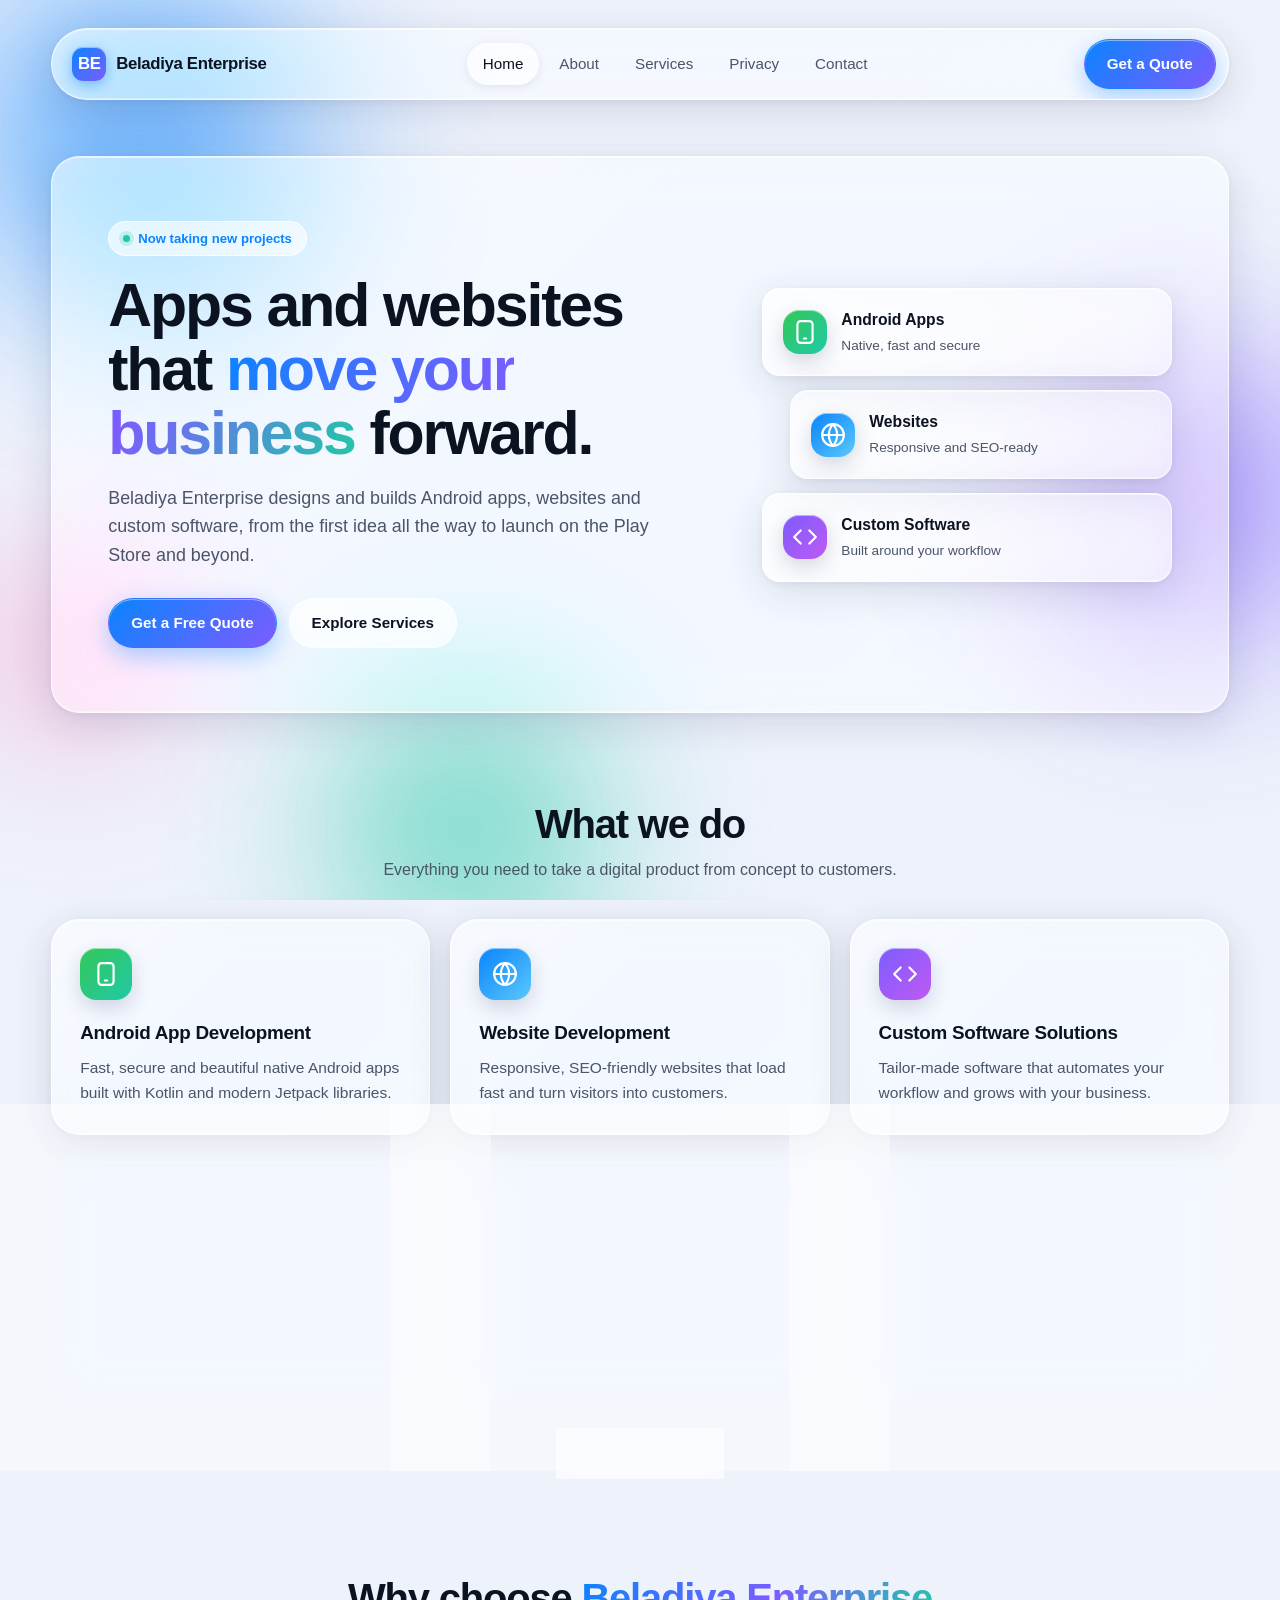
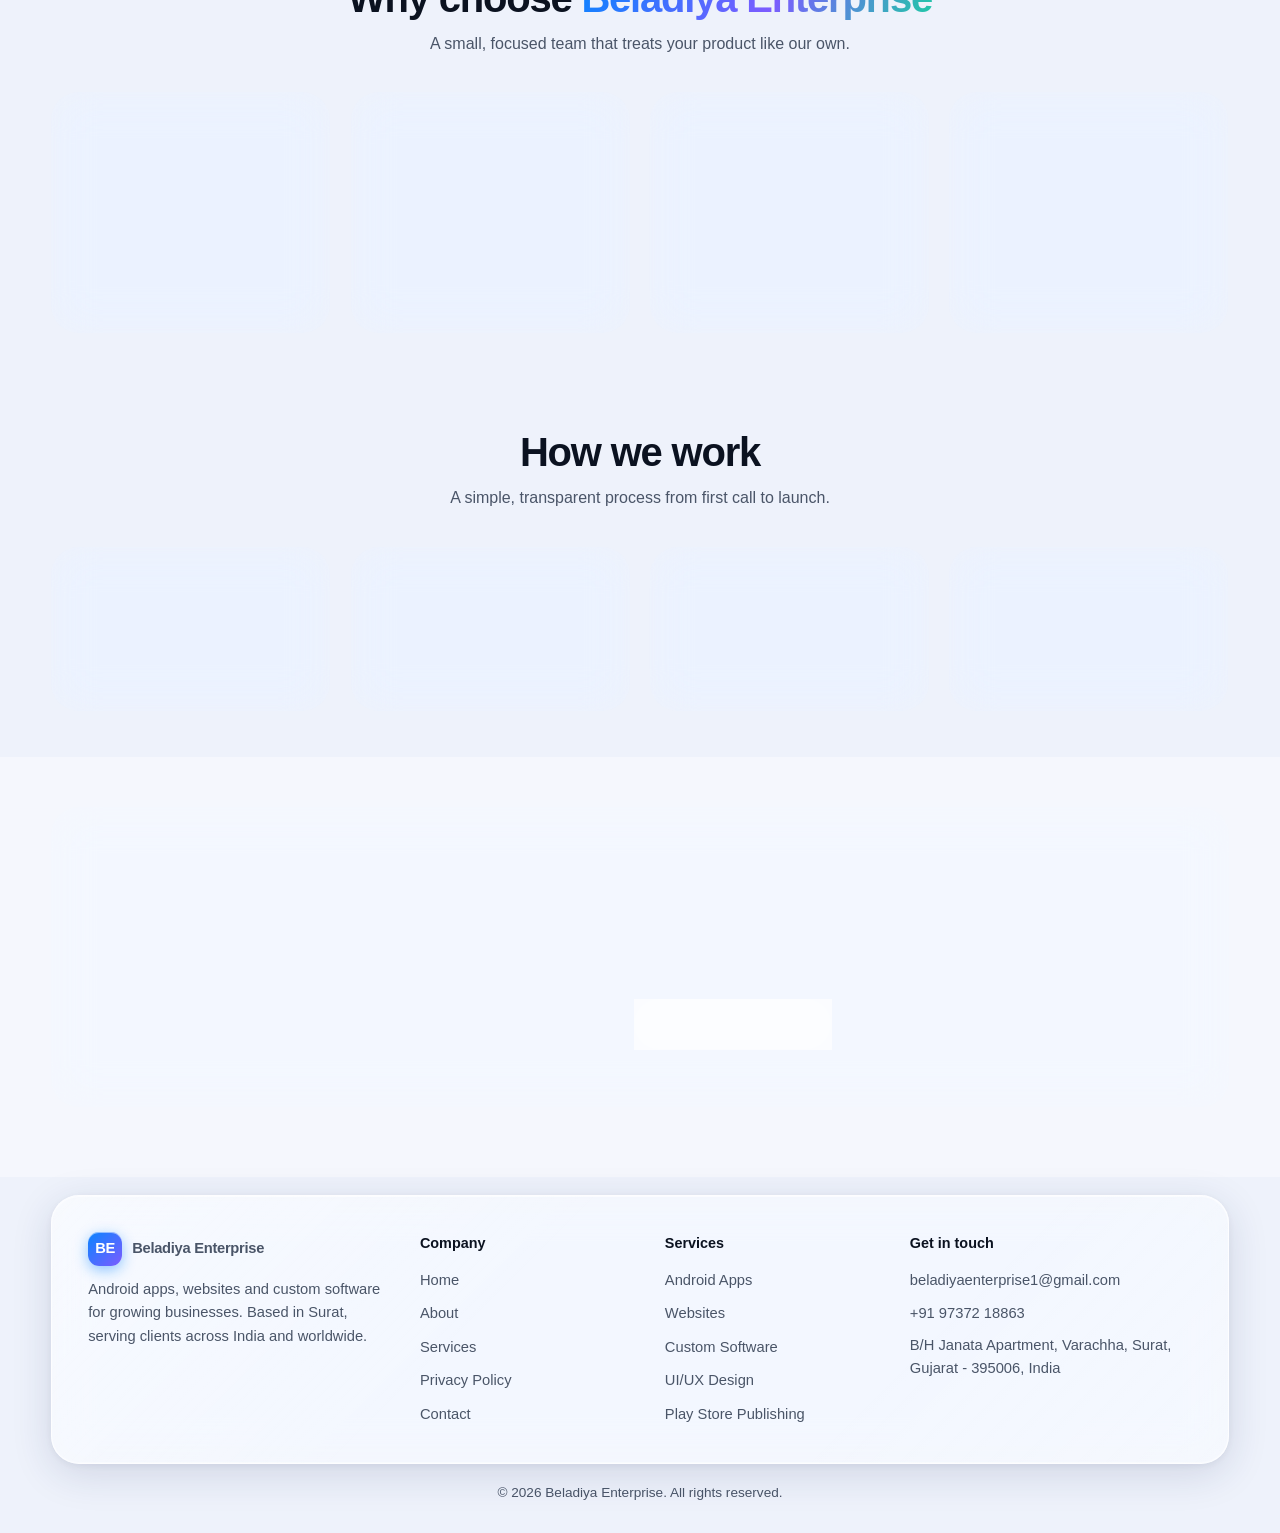
<file: index.html>
<!DOCTYPE html>
<html lang="en">
<head>
<meta charset="UTF-8">
<meta name="viewport" content="width=device-width, initial-scale=1.0">
<title>Beladiya Enterprise | Android App & Website Development in Surat</title>
<meta name="description" content="Beladiya Enterprise builds Android apps, websites, custom software and UI/UX design for businesses. Based in Surat, Gujarat.">
<meta name="theme-color" content="#0a84ff">
<link rel="icon" href="data:image/svg+xml,%3Csvg xmlns='http://www.w3.org/2000/svg' viewBox='0 0 64 64'%3E%3Cdefs%3E%3ClinearGradient id='g' x1='0' y1='0' x2='1' y2='1'%3E%3Cstop offset='0' stop-color='%230a84ff'/%3E%3Cstop offset='1' stop-color='%237c5cff'/%3E%3C/linearGradient%3E%3C/defs%3E%3Crect width='64' height='64' rx='16' fill='url(%23g)'/%3E%3Ctext x='32' y='43' font-family='Arial' font-weight='700' font-size='30' fill='white' text-anchor='middle'%3EBE%3C/text%3E%3C/svg%3E">
<script>document.documentElement.classList.add("js")</script>
<link rel="stylesheet" href="assets/styles.css">
</head>
<body>
<div class="bg-field" aria-hidden="true"><span class="blob b1"></span><span class="blob b2"></span><span class="blob b3"></span><span class="blob b4"></span></div>
<header class="nav-wrap container">
  <nav class="nav glass" aria-label="Main">
    <a class="brand" href="index.html"><span class="brand-mark">BE</span>Beladiya Enterprise</a>
    <ul class="nav-links">
      <li><a href="index.html">Home</a></li>
      <li><a href="about.html">About</a></li>
      <li><a href="services.html">Services</a></li>
      <li><a href="privacy.html">Privacy</a></li>
      <li><a href="contact.html">Contact</a></li>
    </ul>
    <a class="btn btn-primary nav-cta" href="contact.html">Get a Quote</a>
    <button class="menu-btn" aria-label="Open menu" aria-expanded="false"><svg viewBox="0 0 24 24" fill="none" stroke="currentColor" stroke-width="2" stroke-linecap="round"><path d="M4 7h16M4 12h16M4 17h16"/></svg></button>
  </nav>
</header>
<main>

<section class="hero"><div class="container">
  <div class="hero-card glass reveal">
    <div>
      <span class="eyebrow"><span class="dot"></span>Now taking new projects</span>
      <h1>Apps and websites that <span class="grad">move your business</span> forward.</h1>
      <p class="lead">Beladiya Enterprise designs and builds Android apps, websites and custom software, from the first idea all the way to launch on the Play Store and beyond.</p>
      <div class="actions"><a class="btn btn-primary" href="contact.html">Get a Free Quote</a><a class="btn btn-glass" href="services.html">Explore Services</a></div>
    </div>
    <div class="hero-visual">
      <div class="mini glass"><div class="icon i1" style="margin:0;width:44px;height:44px"><svg viewBox="0 0 24 24" fill="none" stroke="currentColor" stroke-width="2" stroke-linecap="round" stroke-linejoin="round"><rect x="5" y="2" width="14" height="20" rx="3"/><path d="M11 18h2"/></svg></div><div><strong>Android Apps</strong><span>Native, fast and secure</span></div></div>
      <div class="mini glass"><div class="icon i2" style="margin:0;width:44px;height:44px"><svg viewBox="0 0 24 24" fill="none" stroke="currentColor" stroke-width="2" stroke-linecap="round" stroke-linejoin="round"><circle cx="12" cy="12" r="10"/><path d="M2 12h20M12 2a15 15 0 0 1 0 20M12 2a15 15 0 0 0 0 20"/></svg></div><div><strong>Websites</strong><span>Responsive and SEO-ready</span></div></div>
      <div class="mini glass"><div class="icon i3" style="margin:0;width:44px;height:44px"><svg viewBox="0 0 24 24" fill="none" stroke="currentColor" stroke-width="2" stroke-linecap="round" stroke-linejoin="round"><path d="M16 18l6-6-6-6M8 6l-6 6 6 6"/></svg></div><div><strong>Custom Software</strong><span>Built around your workflow</span></div></div>
    </div>
  </div>
</div></section>

<section><div class="container">
  <div class="section-head reveal"><h2>What we do</h2><p>Everything you need to take a digital product from concept to customers.</p></div>
  <div class="grid grid-3">
<article class="card glass reveal"><div class="icon i1"><svg viewBox="0 0 24 24" fill="none" stroke="currentColor" stroke-width="2" stroke-linecap="round" stroke-linejoin="round"><rect x="5" y="2" width="14" height="20" rx="3"/><path d="M11 18h2"/></svg></div><h3>Android App Development</h3><p>Fast, secure and beautiful native Android apps built with Kotlin and modern Jetpack libraries.</p></article>
<article class="card glass reveal"><div class="icon i2"><svg viewBox="0 0 24 24" fill="none" stroke="currentColor" stroke-width="2" stroke-linecap="round" stroke-linejoin="round"><circle cx="12" cy="12" r="10"/><path d="M2 12h20M12 2a15 15 0 0 1 0 20M12 2a15 15 0 0 0 0 20"/></svg></div><h3>Website Development</h3><p>Responsive, SEO-friendly websites that load fast and turn visitors into customers.</p></article>
<article class="card glass reveal"><div class="icon i3"><svg viewBox="0 0 24 24" fill="none" stroke="currentColor" stroke-width="2" stroke-linecap="round" stroke-linejoin="round"><path d="M16 18l6-6-6-6M8 6l-6 6 6 6"/></svg></div><h3>Custom Software Solutions</h3><p>Tailor-made software that automates your workflow and grows with your business.</p></article>
<article class="card glass reveal"><div class="icon i4"><svg viewBox="0 0 24 24" fill="none" stroke="currentColor" stroke-width="2" stroke-linecap="round" stroke-linejoin="round"><path d="M12 19l7-7 3 3-7 7-3-3z"/><path d="M18 13l-1.5-7.5L2 2l3.5 14.5L13 18l5-5z"/><circle cx="11" cy="11" r="2"/></svg></div><h3>UI/UX Design</h3><p>Clean, intuitive interfaces designed around your users and your brand.</p></article>
<article class="card glass reveal"><div class="icon i5"><svg viewBox="0 0 24 24" fill="none" stroke="currentColor" stroke-width="2" stroke-linecap="round" stroke-linejoin="round"><path d="M14.7 6.3a4 4 0 0 0-5.4 5.4L3 18l3 3 6.3-6.3a4 4 0 0 0 5.4-5.4l-2.5 2.5-2.4-.6-.6-2.4 2.5-2.5z"/></svg></div><h3>App Maintenance & Support</h3><p>Keep your app healthy, updated and secure long after launch.</p></article>
<article class="card glass reveal"><div class="icon i6"><svg viewBox="0 0 24 24" fill="none" stroke="currentColor" stroke-width="2" stroke-linecap="round" stroke-linejoin="round"><path d="M4.5 16.5c-1.5 1.3-2 5-2 5s3.7-.5 5-2c.7-.8.7-2.1-.1-2.9a2.2 2.2 0 0 0-2.9-.1z"/><path d="M12 15l-3-3a22 22 0 0 1 2-3.9A12.9 12.9 0 0 1 22 2c0 2.7-.8 7.5-6 11a22.4 22.4 0 0 1-4 2z"/><path d="M9 12H4s.6-3 2-4c1.6-1.1 5 0 5 0M12 15v5s3-.6 4-2c1.1-1.6 0-5 0-5"/></svg></div><h3>App Publishing & Play Console Setup</h3><p>End-to-end help getting your app live on the Google Play Store.</p></article>
  </div>
  <div class="actions reveal" style="justify-content:center;margin-top:28px"><a class="btn btn-glass" href="services.html">View all services</a></div>
</div></section>

<section><div class="container">
  <div class="section-head reveal"><h2>Why choose <span class="grad">Beladiya Enterprise</span></h2><p>A small, focused team that treats your product like our own.</p></div>
  <div class="grid grid-4">
    <article class="card glass reveal"><div class="icon i2"><svg viewBox="0 0 24 24" fill="none" stroke="currentColor" stroke-width="2" stroke-linecap="round" stroke-linejoin="round"><path d="M13 2L3 14h9l-1 8 10-12h-9l1-8z"/></svg></div><h3>Fast delivery</h3><p>Clear milestones and regular updates so you always know where your project stands.</p></article>
    <article class="card glass reveal"><div class="icon i3"><svg viewBox="0 0 24 24" fill="none" stroke="currentColor" stroke-width="2" stroke-linecap="round" stroke-linejoin="round"><path d="M12 19l7-7 3 3-7 7-3-3z"/><path d="M18 13l-1.5-7.5L2 2l3.5 14.5L13 18l5-5z"/><circle cx="11" cy="11" r="2"/></svg></div><h3>Modern design</h3><p>Clean, user-friendly interfaces that look great on every screen.</p></article>
    <article class="card glass reveal"><div class="icon i1"><svg viewBox="0 0 24 24" fill="none" stroke="currentColor" stroke-width="2" stroke-linecap="round" stroke-linejoin="round"><path d="M12 22s8-4 8-10V5l-8-3-8 3v7c0 6 8 10 8 10z"/></svg></div><h3>Secure and reliable</h3><p>Best-practice code, secure data handling and thorough testing before launch.</p></article>
    <article class="card glass reveal"><div class="icon i4"><svg viewBox="0 0 24 24" fill="none" stroke="currentColor" stroke-width="2" stroke-linecap="round" stroke-linejoin="round"><path d="M17 21v-2a4 4 0 0 0-4-4H5a4 4 0 0 0-4 4v2"/><circle cx="9" cy="7" r="4"/><path d="M23 21v-2a4 4 0 0 0-3-3.9M16 3.1a4 4 0 0 1 0 7.8"/></svg></div><h3>Ongoing support</h3><p>We stay with you after launch with updates, fixes and new features.</p></article>
  </div>
</div></section>

<section><div class="container">
  <div class="section-head reveal"><h2>How we work</h2><p>A simple, transparent process from first call to launch.</p></div>
  <div class="grid grid-4">
    <div class="step glass reveal"><span class="num">STEP 01</span><h3>Discover</h3><p>We learn about your business, goals and users.</p></div>
    <div class="step glass reveal"><span class="num">STEP 02</span><h3>Design</h3><p>Wireframes and UI designs you can review and approve.</p></div>
    <div class="step glass reveal"><span class="num">STEP 03</span><h3>Develop</h3><p>Clean, tested code with progress updates along the way.</p></div>
    <div class="step glass reveal"><span class="num">STEP 04</span><h3>Launch and support</h3><p>Go live on the web or Play Store, then keep improving.</p></div>
  </div>
</div></section>
<section><div class="container"><div class="cta glass reveal">
  <h2>Have an idea? Let's build it <span class="grad">together</span>.</h2>
  <p>Tell us about your project and we'll get back to you with a free consultation and estimate.</p>
  <div class="actions" style="justify-content:center"><a class="btn btn-primary" href="contact.html">Start Your Project</a><a class="btn btn-glass" href="tel:+919737218863">Call +91 97372 18863</a></div>
</div></div></section>
</main>
<footer>
  <div class="container">
    <div class="footer glass reveal">
      <div>
        <a class="brand" href="index.html"><span class="brand-mark">BE</span>Beladiya Enterprise</a>
        <p style="margin-top:12px">Android apps, websites and custom software for growing businesses. Based in Surat, serving clients across India and worldwide.</p>
      </div>
      <div>
        <h4>Company</h4>
        <ul><li><a href="index.html">Home</a></li><li><a href="about.html">About</a></li><li><a href="services.html">Services</a></li><li><a href="privacy.html">Privacy Policy</a></li><li><a href="contact.html">Contact</a></li></ul>
      </div>
      <div>
        <h4>Services</h4>
        <ul><li><a href="services.html#android">Android Apps</a></li><li><a href="services.html#web">Websites</a></li><li><a href="services.html#software">Custom Software</a></li><li><a href="services.html#design">UI/UX Design</a></li><li><a href="services.html#publishing">Play Store Publishing</a></li></ul>
      </div>
      <div>
        <h4>Get in touch</h4>
        <ul>
          <li><a href="mailto:beladiyaenterprise1@gmail.com">beladiyaenterprise1@gmail.com</a></li>
          <li><a href="tel:+919737218863">+91 97372 18863</a></li>
          <li><p>B/H Janata Apartment, Varachha, Surat, Gujarat - 395006, India</p></li>
        </ul>
      </div>
    </div>
    <p class="copy">&copy; <span data-year>2026</span> Beladiya Enterprise. All rights reserved.</p>
  </div>
</footer>
<script src="assets/script.js"></script>
</body>
</html>
</file>
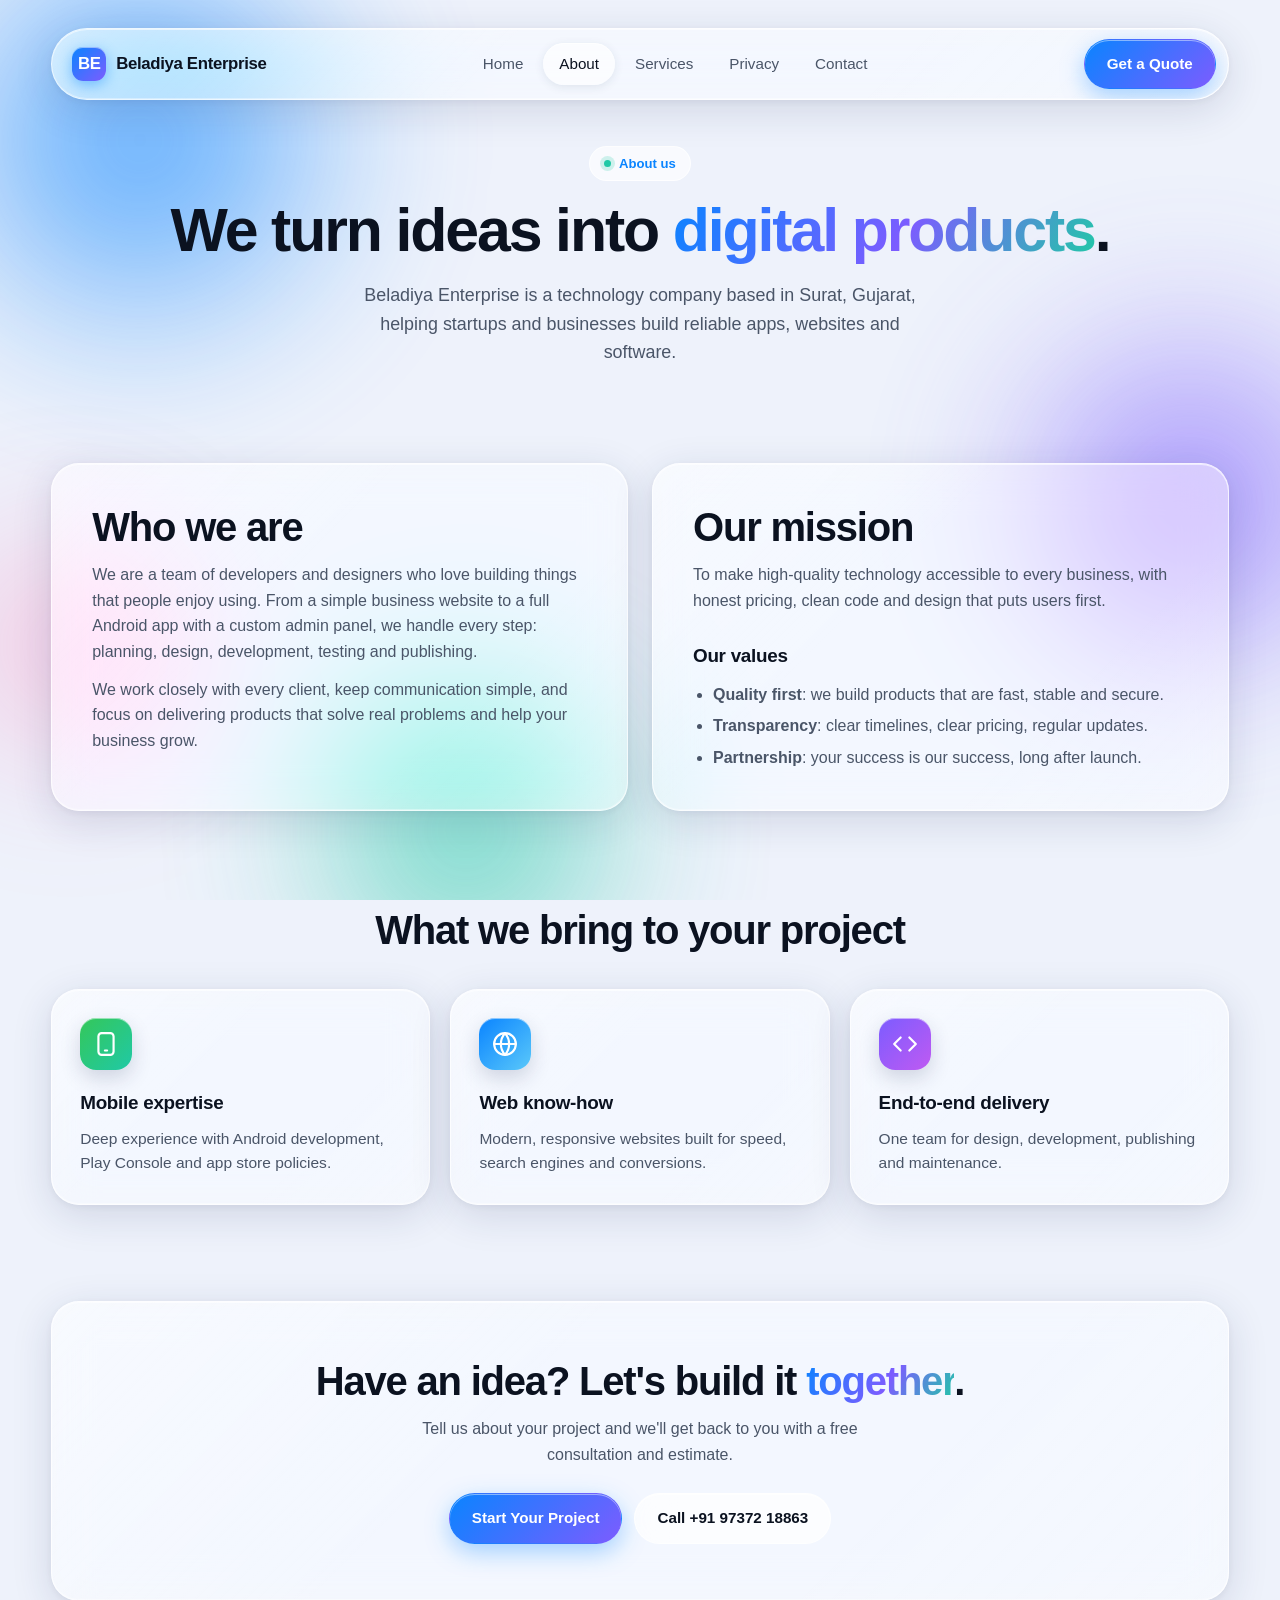
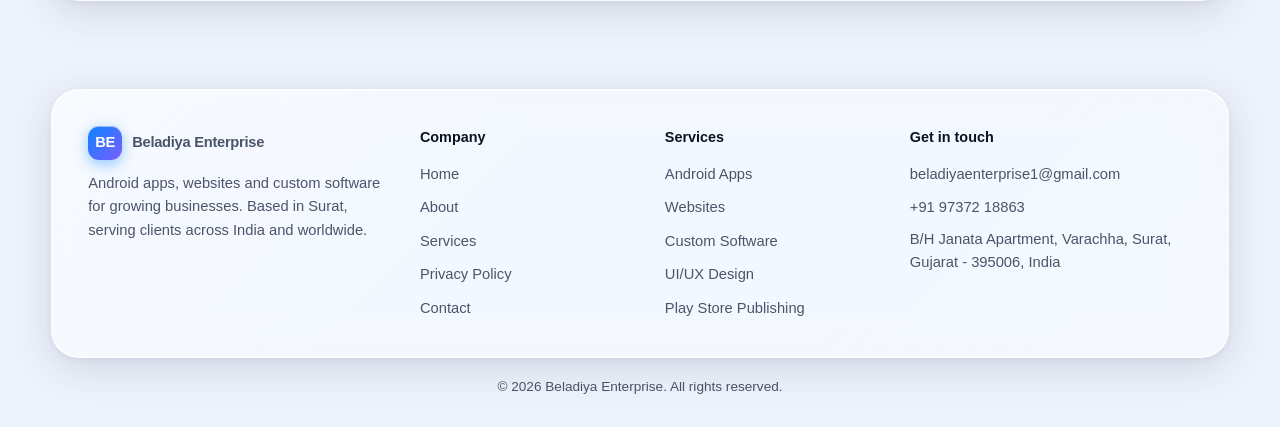
<file: about.html>
<!DOCTYPE html>
<html lang="en">
<head>
<meta charset="UTF-8">
<meta name="viewport" content="width=device-width, initial-scale=1.0">
<title>About Us | Beladiya Enterprise</title>
<meta name="description" content="Learn about Beladiya Enterprise, a Surat-based team building Android apps, websites and custom software.">
<meta name="theme-color" content="#0a84ff">
<link rel="icon" href="data:image/svg+xml,%3Csvg xmlns='http://www.w3.org/2000/svg' viewBox='0 0 64 64'%3E%3Cdefs%3E%3ClinearGradient id='g' x1='0' y1='0' x2='1' y2='1'%3E%3Cstop offset='0' stop-color='%230a84ff'/%3E%3Cstop offset='1' stop-color='%237c5cff'/%3E%3C/linearGradient%3E%3C/defs%3E%3Crect width='64' height='64' rx='16' fill='url(%23g)'/%3E%3Ctext x='32' y='43' font-family='Arial' font-weight='700' font-size='30' fill='white' text-anchor='middle'%3EBE%3C/text%3E%3C/svg%3E">
<script>document.documentElement.classList.add("js")</script>
<link rel="stylesheet" href="assets/styles.css">
</head>
<body>
<div class="bg-field" aria-hidden="true"><span class="blob b1"></span><span class="blob b2"></span><span class="blob b3"></span><span class="blob b4"></span></div>
<header class="nav-wrap container">
  <nav class="nav glass" aria-label="Main">
    <a class="brand" href="index.html"><span class="brand-mark">BE</span>Beladiya Enterprise</a>
    <ul class="nav-links">
      <li><a href="index.html">Home</a></li>
      <li><a href="about.html">About</a></li>
      <li><a href="services.html">Services</a></li>
      <li><a href="privacy.html">Privacy</a></li>
      <li><a href="contact.html">Contact</a></li>
    </ul>
    <a class="btn btn-primary nav-cta" href="contact.html">Get a Quote</a>
    <button class="menu-btn" aria-label="Open menu" aria-expanded="false"><svg viewBox="0 0 24 24" fill="none" stroke="currentColor" stroke-width="2" stroke-linecap="round"><path d="M4 7h16M4 12h16M4 17h16"/></svg></button>
  </nav>
</header>
<main>

<section class="page-hero"><div class="container reveal">
  <span class="eyebrow"><span class="dot"></span>About us</span>
  <h1>We turn ideas into <span class="grad">digital products</span>.</h1>
  <p class="lead">Beladiya Enterprise is a technology company based in Surat, Gujarat, helping startups and businesses build reliable apps, websites and software.</p>
</div></section>

<section><div class="container"><div class="split">
  <div class="prose glass reveal">
    <h2>Who we are</h2>
    <p>We are a team of developers and designers who love building things that people enjoy using. From a simple business website to a full Android app with a custom admin panel, we handle every step: planning, design, development, testing and publishing.</p>
    <p>We work closely with every client, keep communication simple, and focus on delivering products that solve real problems and help your business grow.</p>
  </div>
  <div class="prose glass reveal">
    <h2>Our mission</h2>
    <p>To make high-quality technology accessible to every business, with honest pricing, clean code and design that puts users first.</p>
    <h3>Our values</h3>
    <ul>
      <li><b>Quality first</b>: we build products that are fast, stable and secure.</li>
      <li><b>Transparency</b>: clear timelines, clear pricing, regular updates.</li>
      <li><b>Partnership</b>: your success is our success, long after launch.</li>
    </ul>
  </div>
</div></div></section>

<section><div class="container">
  <div class="section-head reveal"><h2>What we bring to your project</h2></div>
  <div class="grid grid-3">
    <article class="card glass reveal"><div class="icon i1"><svg viewBox="0 0 24 24" fill="none" stroke="currentColor" stroke-width="2" stroke-linecap="round" stroke-linejoin="round"><rect x="5" y="2" width="14" height="20" rx="3"/><path d="M11 18h2"/></svg></div><h3>Mobile expertise</h3><p>Deep experience with Android development, Play Console and app store policies.</p></article>
    <article class="card glass reveal"><div class="icon i2"><svg viewBox="0 0 24 24" fill="none" stroke="currentColor" stroke-width="2" stroke-linecap="round" stroke-linejoin="round"><circle cx="12" cy="12" r="10"/><path d="M2 12h20M12 2a15 15 0 0 1 0 20M12 2a15 15 0 0 0 0 20"/></svg></div><h3>Web know-how</h3><p>Modern, responsive websites built for speed, search engines and conversions.</p></article>
    <article class="card glass reveal"><div class="icon i3"><svg viewBox="0 0 24 24" fill="none" stroke="currentColor" stroke-width="2" stroke-linecap="round" stroke-linejoin="round"><path d="M16 18l6-6-6-6M8 6l-6 6 6 6"/></svg></div><h3>End-to-end delivery</h3><p>One team for design, development, publishing and maintenance.</p></article>
  </div>
</div></section>
<section><div class="container"><div class="cta glass reveal">
  <h2>Have an idea? Let's build it <span class="grad">together</span>.</h2>
  <p>Tell us about your project and we'll get back to you with a free consultation and estimate.</p>
  <div class="actions" style="justify-content:center"><a class="btn btn-primary" href="contact.html">Start Your Project</a><a class="btn btn-glass" href="tel:+919737218863">Call +91 97372 18863</a></div>
</div></div></section>
</main>
<footer>
  <div class="container">
    <div class="footer glass reveal">
      <div>
        <a class="brand" href="index.html"><span class="brand-mark">BE</span>Beladiya Enterprise</a>
        <p style="margin-top:12px">Android apps, websites and custom software for growing businesses. Based in Surat, serving clients across India and worldwide.</p>
      </div>
      <div>
        <h4>Company</h4>
        <ul><li><a href="index.html">Home</a></li><li><a href="about.html">About</a></li><li><a href="services.html">Services</a></li><li><a href="privacy.html">Privacy Policy</a></li><li><a href="contact.html">Contact</a></li></ul>
      </div>
      <div>
        <h4>Services</h4>
        <ul><li><a href="services.html#android">Android Apps</a></li><li><a href="services.html#web">Websites</a></li><li><a href="services.html#software">Custom Software</a></li><li><a href="services.html#design">UI/UX Design</a></li><li><a href="services.html#publishing">Play Store Publishing</a></li></ul>
      </div>
      <div>
        <h4>Get in touch</h4>
        <ul>
          <li><a href="mailto:beladiyaenterprise1@gmail.com">beladiyaenterprise1@gmail.com</a></li>
          <li><a href="tel:+919737218863">+91 97372 18863</a></li>
          <li><p>B/H Janata Apartment, Varachha, Surat, Gujarat - 395006, India</p></li>
        </ul>
      </div>
    </div>
    <p class="copy">&copy; <span data-year>2026</span> Beladiya Enterprise. All rights reserved.</p>
  </div>
</footer>
<script src="assets/script.js"></script>
</body>
</html>
</file>
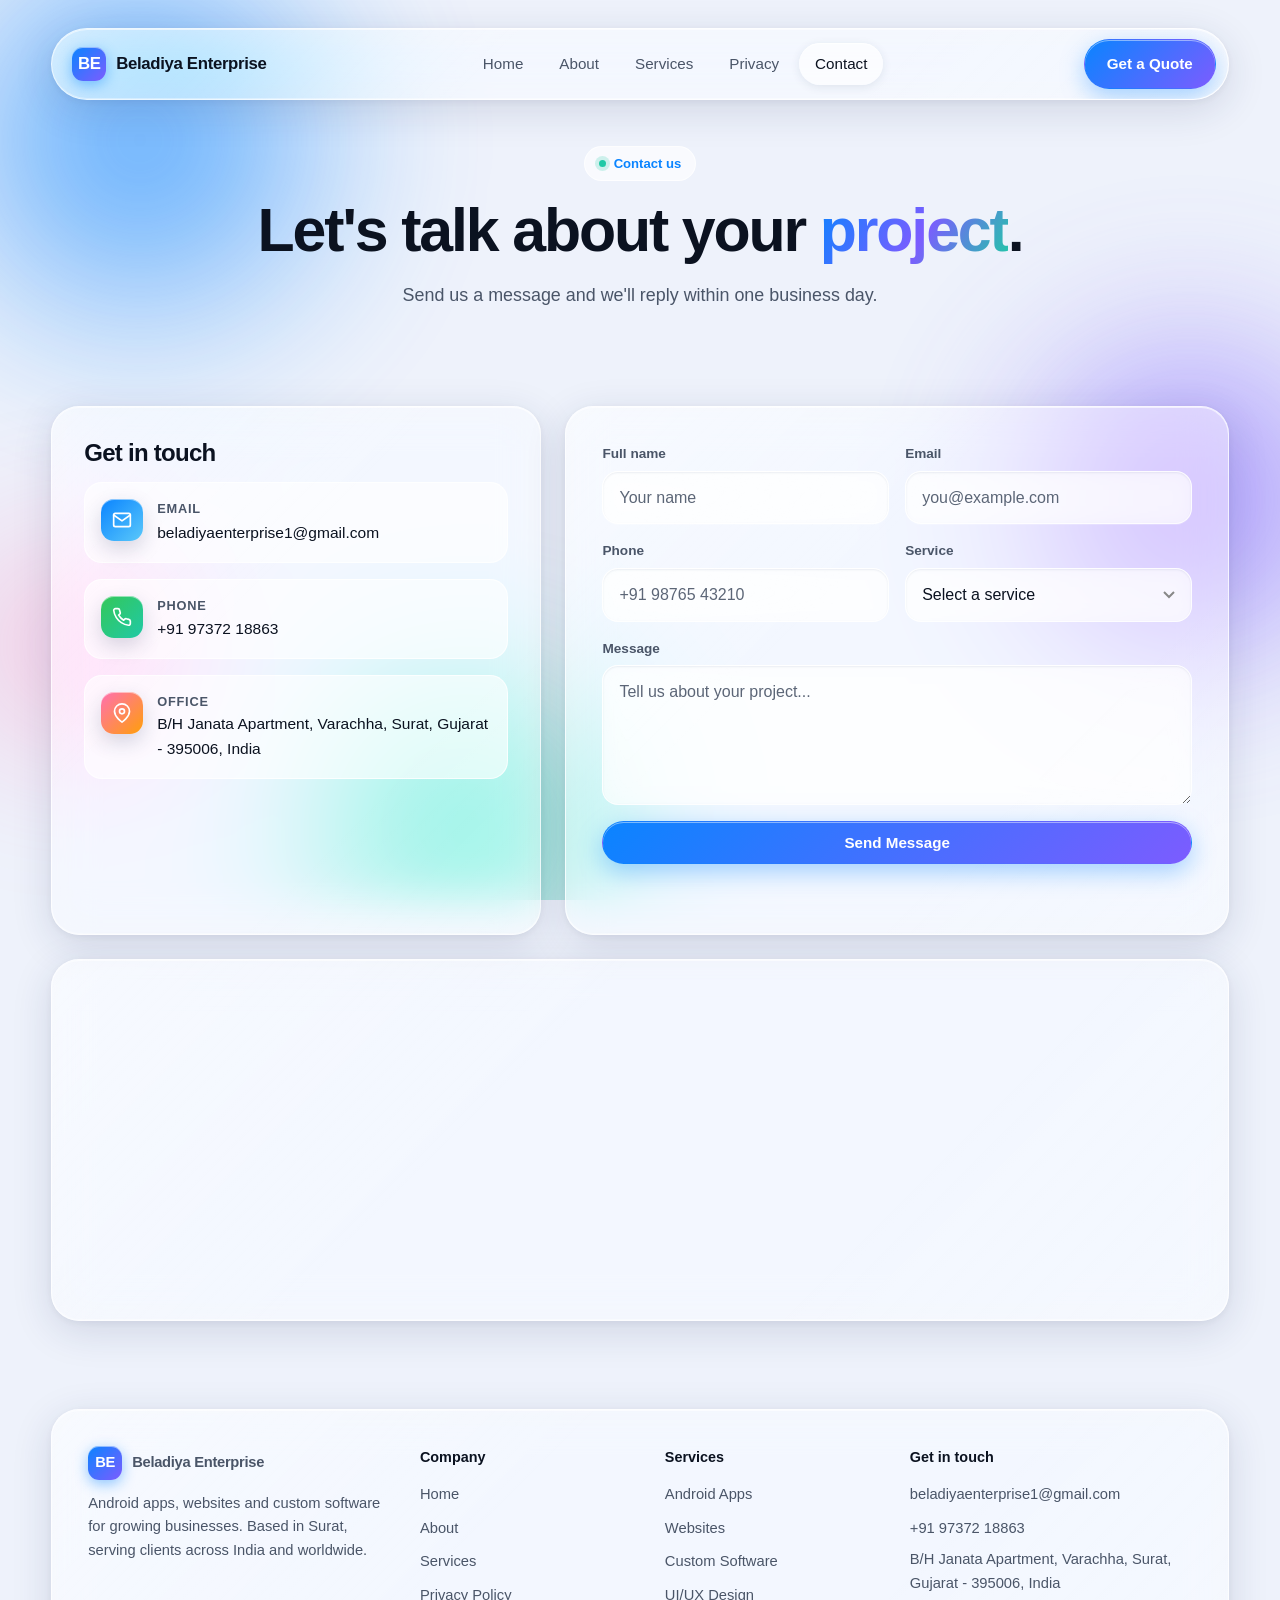
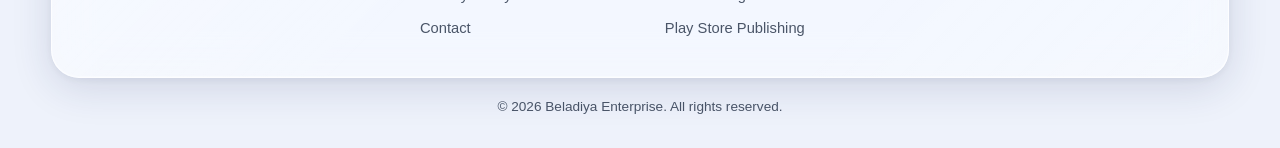
<file: contact.html>
<!DOCTYPE html>
<html lang="en">
<head>
<meta charset="UTF-8">
<meta name="viewport" content="width=device-width, initial-scale=1.0">
<title>Contact Us | Beladiya Enterprise</title>
<meta name="description" content="Contact Beladiya Enterprise in Surat for Android apps, websites and custom software.">
<meta name="theme-color" content="#0a84ff">
<link rel="icon" href="data:image/svg+xml,%3Csvg xmlns='http://www.w3.org/2000/svg' viewBox='0 0 64 64'%3E%3Cdefs%3E%3ClinearGradient id='g' x1='0' y1='0' x2='1' y2='1'%3E%3Cstop offset='0' stop-color='%230a84ff'/%3E%3Cstop offset='1' stop-color='%237c5cff'/%3E%3C/linearGradient%3E%3C/defs%3E%3Crect width='64' height='64' rx='16' fill='url(%23g)'/%3E%3Ctext x='32' y='43' font-family='Arial' font-weight='700' font-size='30' fill='white' text-anchor='middle'%3EBE%3C/text%3E%3C/svg%3E">
<script>document.documentElement.classList.add("js")</script>
<link rel="stylesheet" href="assets/styles.css">
</head>
<body>
<div class="bg-field" aria-hidden="true"><span class="blob b1"></span><span class="blob b2"></span><span class="blob b3"></span><span class="blob b4"></span></div>
<header class="nav-wrap container">
  <nav class="nav glass" aria-label="Main">
    <a class="brand" href="index.html"><span class="brand-mark">BE</span>Beladiya Enterprise</a>
    <ul class="nav-links">
      <li><a href="index.html">Home</a></li>
      <li><a href="about.html">About</a></li>
      <li><a href="services.html">Services</a></li>
      <li><a href="privacy.html">Privacy</a></li>
      <li><a href="contact.html">Contact</a></li>
    </ul>
    <a class="btn btn-primary nav-cta" href="contact.html">Get a Quote</a>
    <button class="menu-btn" aria-label="Open menu" aria-expanded="false"><svg viewBox="0 0 24 24" fill="none" stroke="currentColor" stroke-width="2" stroke-linecap="round"><path d="M4 7h16M4 12h16M4 17h16"/></svg></button>
  </nav>
</header>
<main>

<section class="page-hero"><div class="container reveal">
  <span class="eyebrow"><span class="dot"></span>Contact us</span>
  <h1>Let's talk about your <span class="grad">project</span>.</h1>
  <p class="lead">Send us a message and we'll reply within one business day.</p>
</div></section>

<section><div class="container">
  <div class="contact-grid">
    <aside class="info glass reveal">
      <h2 style="font-size:1.5rem">Get in touch</h2>
      <div class="info-item"><div class="icon i2"><svg viewBox="0 0 24 24" fill="none" stroke="currentColor" stroke-width="2" stroke-linecap="round" stroke-linejoin="round"><rect x="2" y="4" width="20" height="16" rx="2"/><path d="M22 6l-10 7L2 6"/></svg></div><div><small>Email</small><a href="mailto:beladiyaenterprise1@gmail.com">beladiyaenterprise1@gmail.com</a></div></div>
      <div class="info-item"><div class="icon i1"><svg viewBox="0 0 24 24" fill="none" stroke="currentColor" stroke-width="2" stroke-linecap="round" stroke-linejoin="round"><path d="M22 16.9v3a2 2 0 0 1-2.2 2 19.8 19.8 0 0 1-8.6-3.1 19.5 19.5 0 0 1-6-6A19.8 19.8 0 0 1 2.1 4.2 2 2 0 0 1 4.1 2h3a2 2 0 0 1 2 1.7c.1.9.4 1.8.7 2.7a2 2 0 0 1-.5 2.1L8 9.8a16 16 0 0 0 6 6l1.3-1.3a2 2 0 0 1 2.1-.4c.9.3 1.8.6 2.7.7a2 2 0 0 1 1.7 2z"/></svg></div><div><small>Phone</small><a href="tel:+919737218863">+91 97372 18863</a></div></div>
      <div class="info-item"><div class="icon i4"><svg viewBox="0 0 24 24" fill="none" stroke="currentColor" stroke-width="2" stroke-linecap="round" stroke-linejoin="round"><path d="M21 10c0 7-9 13-9 13s-9-6-9-13a9 9 0 0 1 18 0z"/><circle cx="12" cy="10" r="3"/></svg></div><div><small>Office</small><p>B/H Janata Apartment, Varachha, Surat, Gujarat - 395006, India</p></div></div>
    </aside>

    <!-- Contact form is connected to Formspree -->
    <form id="contact-form" class="form glass reveal" action="https://formspree.io/f/mqpargva" method="POST">
      <div class="row">
        <div class="field"><label for="name">Full name</label><input id="name" name="name" type="text" placeholder="Your name" required></div>
        <div class="field"><label for="email">Email</label><input id="email" name="email" type="email" placeholder="you@example.com" required></div>
      </div>
      <div class="row">
        <div class="field"><label for="phone">Phone</label><input id="phone" name="phone" type="tel" placeholder="+91 98765 43210"></div>
        <div class="field"><label for="service">Service</label><select id="service" name="service"><option value="">Select a service</option><option>Android App Development</option><option>Website Development</option><option>Custom Software Solutions</option><option>UI/UX Design</option><option>App Maintenance & Support</option><option>App Publishing & Play Console Setup</option><option>Other</option></select></div>
      </div>
      <div class="field"><label for="message">Message</label><textarea id="message" name="message" placeholder="Tell us about your project..." required></textarea></div>
      <input type="hidden" name="_subject" value="New enquiry from Beladiya Enterprise website">
      <button class="btn btn-primary" type="submit">Send Message</button>
      <p class="form-status" role="status" aria-live="polite"></p>
    </form>
  </div>

  <div class="map glass reveal">
    <iframe title="Beladiya Enterprise location" loading="lazy" referrerpolicy="no-referrer-when-downgrade"
      src="https://www.google.com/maps?q=Surat,+Gujarat,+India&output=embed"></iframe>
  </div>
</div></section>
</main>
<footer>
  <div class="container">
    <div class="footer glass reveal">
      <div>
        <a class="brand" href="index.html"><span class="brand-mark">BE</span>Beladiya Enterprise</a>
        <p style="margin-top:12px">Android apps, websites and custom software for growing businesses. Based in Surat, serving clients across India and worldwide.</p>
      </div>
      <div>
        <h4>Company</h4>
        <ul><li><a href="index.html">Home</a></li><li><a href="about.html">About</a></li><li><a href="services.html">Services</a></li><li><a href="privacy.html">Privacy Policy</a></li><li><a href="contact.html">Contact</a></li></ul>
      </div>
      <div>
        <h4>Services</h4>
        <ul><li><a href="services.html#android">Android Apps</a></li><li><a href="services.html#web">Websites</a></li><li><a href="services.html#software">Custom Software</a></li><li><a href="services.html#design">UI/UX Design</a></li><li><a href="services.html#publishing">Play Store Publishing</a></li></ul>
      </div>
      <div>
        <h4>Get in touch</h4>
        <ul>
          <li><a href="mailto:beladiyaenterprise1@gmail.com">beladiyaenterprise1@gmail.com</a></li>
          <li><a href="tel:+919737218863">+91 97372 18863</a></li>
          <li><p>B/H Janata Apartment, Varachha, Surat, Gujarat - 395006, India</p></li>
        </ul>
      </div>
    </div>
    <p class="copy">&copy; <span data-year>2026</span> Beladiya Enterprise. All rights reserved.</p>
  </div>
</footer>
<script src="assets/script.js"></script>
</body>
</html>
</file>
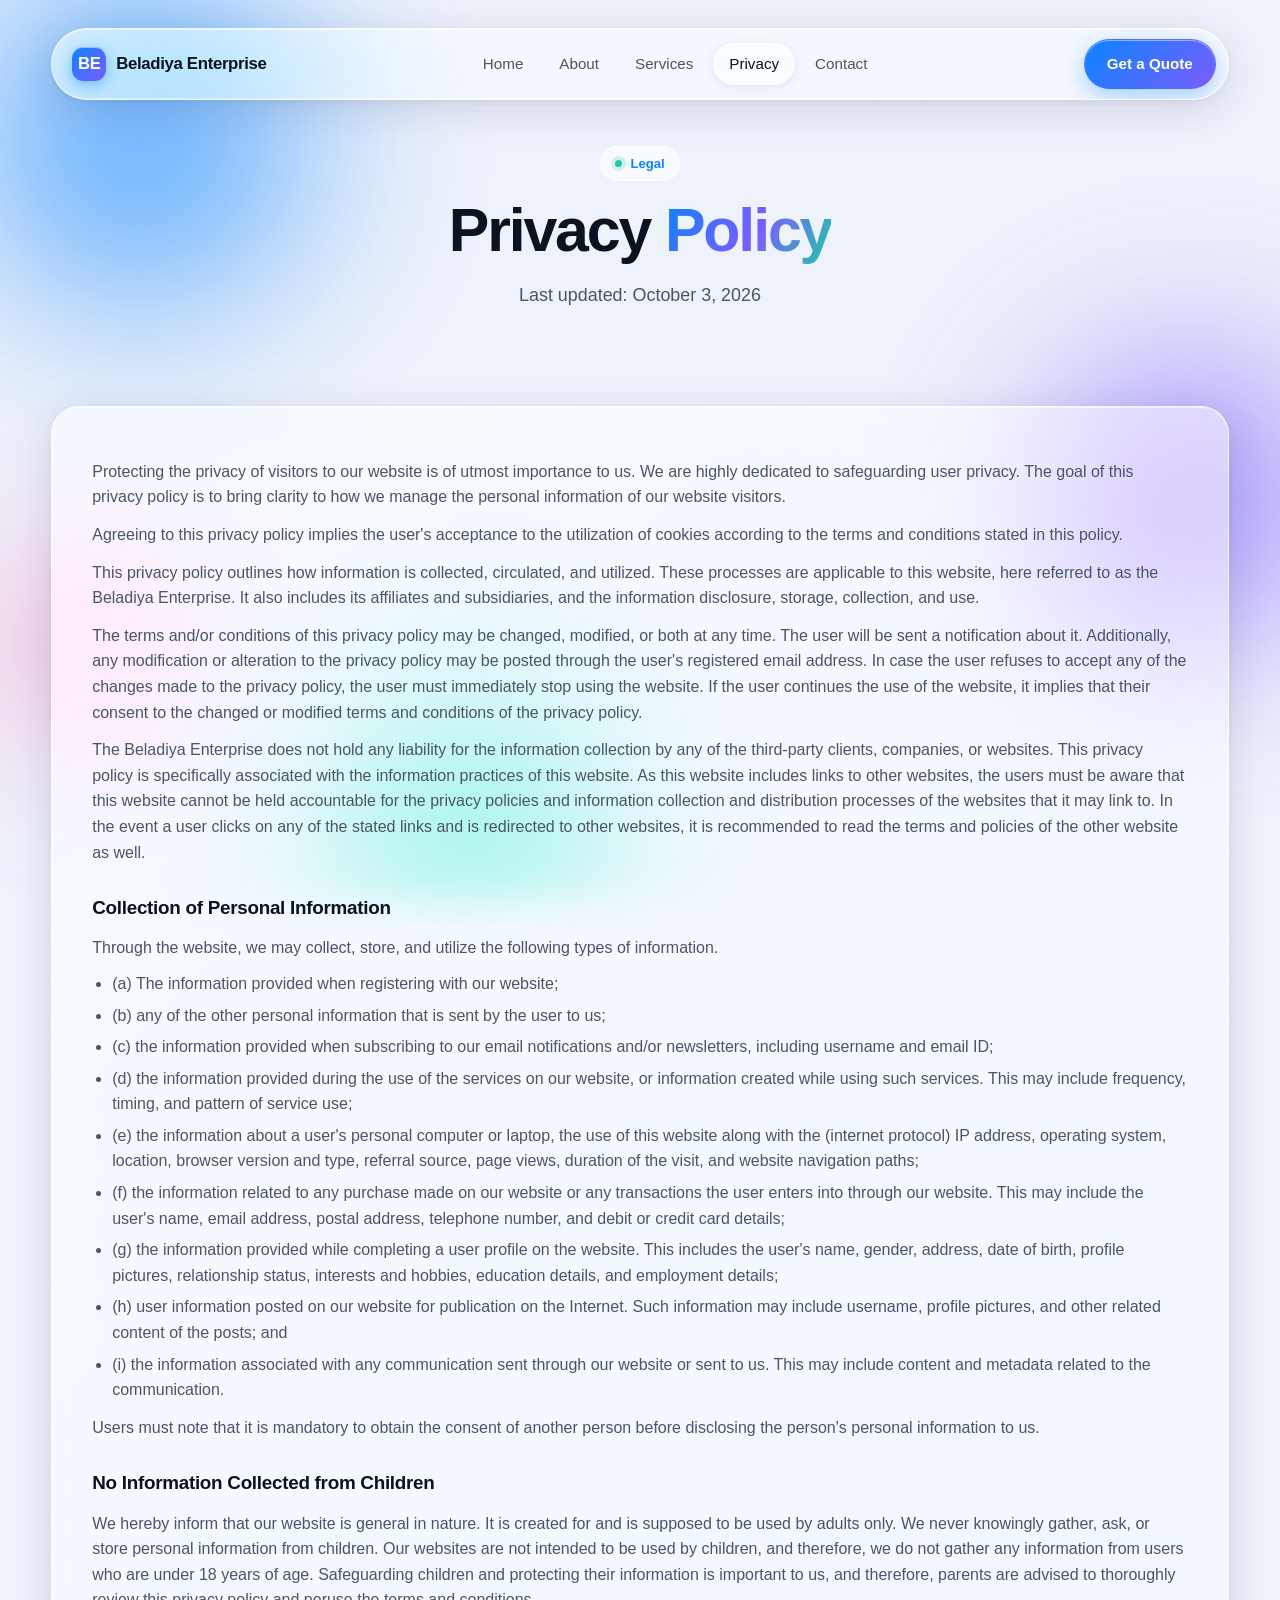
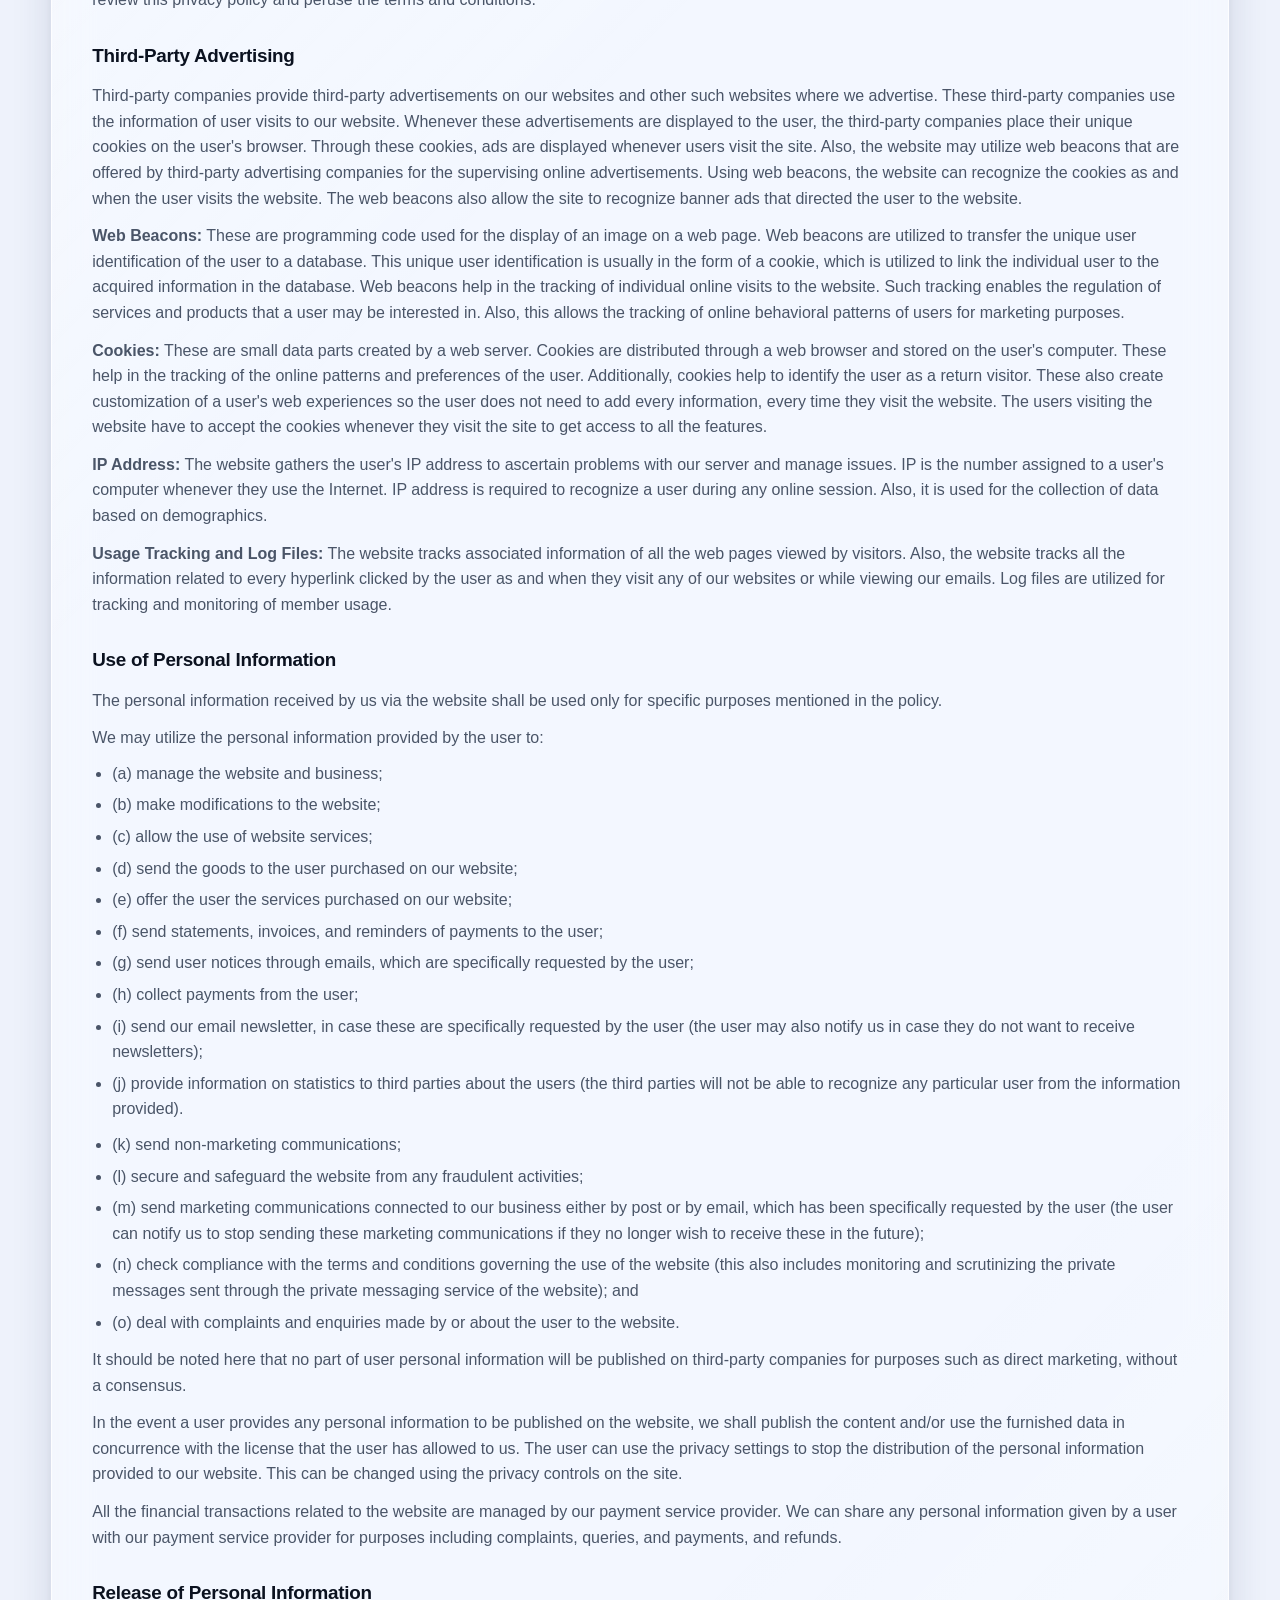
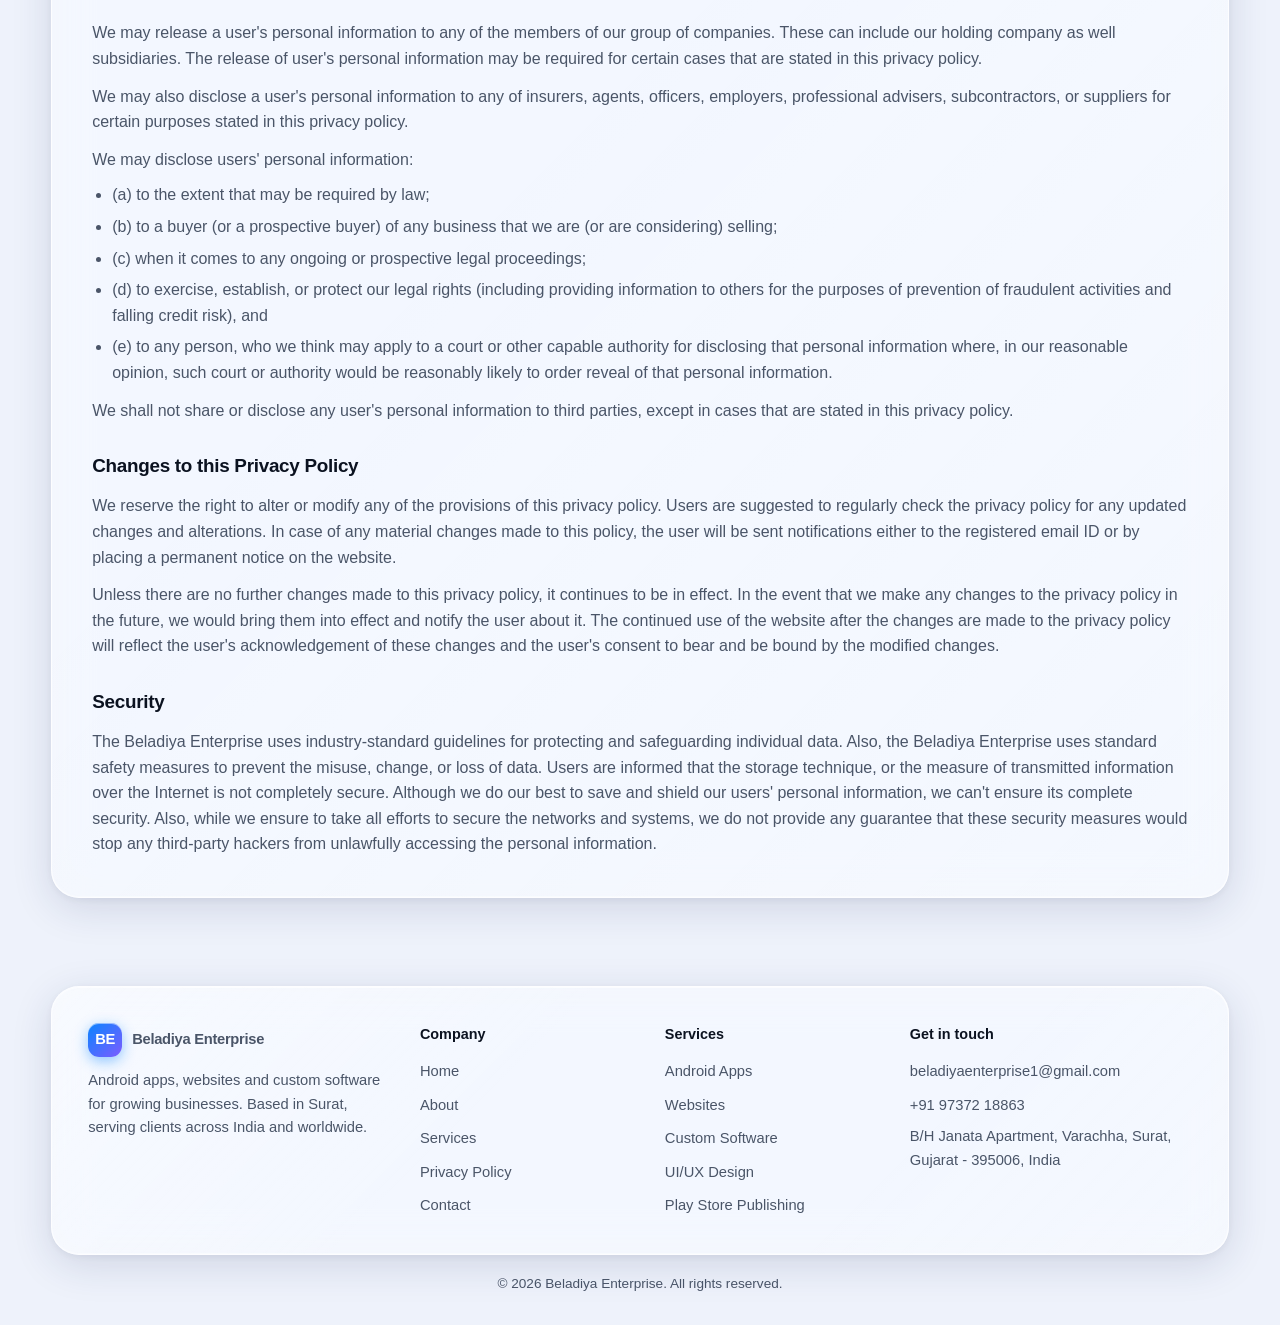
<file: privacy.html>
<!DOCTYPE html>
<html lang="en">
<head>
<meta charset="UTF-8">
<meta name="viewport" content="width=device-width, initial-scale=1.0">
<title>Privacy Policy | Beladiya Enterprise</title>
<meta name="description" content="Privacy policy of Beladiya Enterprise.">
<meta name="theme-color" content="#0a84ff">
<link rel="icon" href="data:image/svg+xml,%3Csvg xmlns='http://www.w3.org/2000/svg' viewBox='0 0 64 64'%3E%3Cdefs%3E%3ClinearGradient id='g' x1='0' y1='0' x2='1' y2='1'%3E%3Cstop offset='0' stop-color='%230a84ff'/%3E%3Cstop offset='1' stop-color='%237c5cff'/%3E%3C/linearGradient%3E%3C/defs%3E%3Crect width='64' height='64' rx='16' fill='url(%23g)'/%3E%3Ctext x='32' y='43' font-family='Arial' font-weight='700' font-size='30' fill='white' text-anchor='middle'%3EBE%3C/text%3E%3C/svg%3E">
<script>document.documentElement.classList.add("js")</script>
<link rel="stylesheet" href="assets/styles.css">
</head>
<body>
<div class="bg-field" aria-hidden="true"><span class="blob b1"></span><span class="blob b2"></span><span class="blob b3"></span><span class="blob b4"></span></div>
<header class="nav-wrap container">
  <nav class="nav glass" aria-label="Main">
    <a class="brand" href="index.html"><span class="brand-mark">BE</span>Beladiya Enterprise</a>
    <ul class="nav-links">
      <li><a href="index.html">Home</a></li>
      <li><a href="about.html">About</a></li>
      <li><a href="services.html">Services</a></li>
      <li><a href="privacy.html">Privacy</a></li>
      <li><a href="contact.html">Contact</a></li>
    </ul>
    <a class="btn btn-primary nav-cta" href="contact.html">Get a Quote</a>
    <button class="menu-btn" aria-label="Open menu" aria-expanded="false"><svg viewBox="0 0 24 24" fill="none" stroke="currentColor" stroke-width="2" stroke-linecap="round"><path d="M4 7h16M4 12h16M4 17h16"/></svg></button>
  </nav>
</header>
<main>

<section class="page-hero"><div class="container reveal">
  <span class="eyebrow"><span class="dot"></span>Legal</span>
  <h1>Privacy <span class="grad">Policy</span></h1>
  <p class="lead">Last updated: October 3, 2026</p>
</div></section>

<section><div class="container"><div class="prose glass reveal">
  <p>Protecting the privacy of visitors to our website is of utmost importance to us. We are highly dedicated to safeguarding user privacy. The goal of this privacy policy is to bring clarity to how we manage the personal information of our website visitors.</p>
  <p>Agreeing to this privacy policy implies the user's acceptance to the utilization of cookies according to the terms and conditions stated in this policy.</p>
  <p>This privacy policy outlines how information is collected, circulated, and utilized. These processes are applicable to this website, here referred to as the Beladiya Enterprise. It also includes its affiliates and subsidiaries, and the information disclosure, storage, collection, and use.</p>
  <p>The terms and/or conditions of this privacy policy may be changed, modified, or both at any time. The user will be sent a notification about it. Additionally, any modification or alteration to the privacy policy may be posted through the user's registered email address. In case the user refuses to accept any of the changes made to the privacy policy, the user must immediately stop using the website. If the user continues the use of the website, it implies that their consent to the changed or modified terms and conditions of the privacy policy.</p>
  <p>The Beladiya Enterprise does not hold any liability for the information collection by any of the third-party clients, companies, or websites. This privacy policy is specifically associated with the information practices of this website. As this website includes links to other websites, the users must be aware that this website cannot be held accountable for the privacy policies and information collection and distribution processes of the websites that it may link to. In the event a user clicks on any of the stated links and is redirected to other websites, it is recommended to read the terms and policies of the other website as well.</p>
  <h3>Collection of Personal Information</h3>
  <p>Through the website, we may collect, store, and utilize the following types of information.</p>
  <ul>
    <li>(a) The information provided when registering with our website;</li>
    <li>(b) any of the other personal information that is sent by the user to us;</li>
    <li>(c) the information provided when subscribing to our email notifications and/or newsletters, including username and email ID;</li>
    <li>(d) the information provided during the use of the services on our website, or information created while using such services. This may include frequency, timing, and pattern of service use;</li>
    <li>(e) the information about a user's personal computer or laptop, the use of this website along with the (internet protocol) IP address, operating system, location, browser version and type, referral source, page views, duration of the visit, and website navigation paths;</li>
    <li>(f) the information related to any purchase made on our website or any transactions the user enters into through our website. This may include the user's name, email address, postal address, telephone number, and debit or credit card details;</li>
    <li>(g) the information provided while completing a user profile on the website. This includes the user's name, gender, address, date of birth, profile pictures, relationship status, interests and hobbies, education details, and employment details;</li>
    <li>(h) user information posted on our website for publication on the Internet. Such information may include username, profile pictures, and other related content of the posts; and</li>
    <li>(i) the information associated with any communication sent through our website or sent to us. This may include content and metadata related to the communication.</li>
  </ul>
  <p>Users must note that it is mandatory to obtain the consent of another person before disclosing the person's personal information to us.</p>
  <h3>No Information Collected from Children</h3>
  <p>We hereby inform that our website is general in nature. It is created for and is supposed to be used by adults only. We never knowingly gather, ask, or store personal information from children. Our websites are not intended to be used by children, and therefore, we do not gather any information from users who are under 18 years of age. Safeguarding children and protecting their information is important to us, and therefore, parents are advised to thoroughly review this privacy policy and peruse the terms and conditions.</p>
  <h3>Third-Party Advertising</h3>
  <p>Third-party companies provide third-party advertisements on our websites and other such websites where we advertise. These third-party companies use the information of user visits to our website. Whenever these advertisements are displayed to the user, the third-party companies place their unique cookies on the user's browser. Through these cookies, ads are displayed whenever users visit the site. Also, the website may utilize web beacons that are offered by third-party advertising companies for the supervising online advertisements. Using web beacons, the website can recognize the cookies as and when the user visits the website. The web beacons also allow the site to recognize banner ads that directed the user to the website.</p>
  <p><b>Web Beacons:</b> These are programming code used for the display of an image on a web page. Web beacons are utilized to transfer the unique user identification of the user to a database. This unique user identification is usually in the form of a cookie, which is utilized to link the individual user to the acquired information in the database. Web beacons help in the tracking of individual online visits to the website. Such tracking enables the regulation of services and products that a user may be interested in. Also, this allows the tracking of online behavioral patterns of users for marketing purposes.</p>
  <p><b>Cookies:</b> These are small data parts created by a web server. Cookies are distributed through a web browser and stored on the user's computer. These help in the tracking of the online patterns and preferences of the user. Additionally, cookies help to identify the user as a return visitor. These also create customization of a user's web experiences so the user does not need to add every information, every time they visit the website. The users visiting the website have to accept the cookies whenever they visit the site to get access to all the features.</p>
  <p><b>IP Address:</b> The website gathers the user's IP address to ascertain problems with our server and manage issues. IP is the number assigned to a user's computer whenever they use the Internet. IP address is required to recognize a user during any online session. Also, it is used for the collection of data based on demographics.</p>
  <p><b>Usage Tracking and Log Files:</b> The website tracks associated information of all the web pages viewed by visitors. Also, the website tracks all the information related to every hyperlink clicked by the user as and when they visit any of our websites or while viewing our emails. Log files are utilized for tracking and monitoring of member usage.</p>
  <h3>Use of Personal Information</h3>
  <p>The personal information received by us via the website shall be used only for specific purposes mentioned in the policy.</p>
  <p>We may utilize the personal information provided by the user to:</p>
  <ul>
    <li>(a) manage the website and business;</li>
    <li>(b) make modifications to the website;</li>
    <li>(c) allow the use of website services;</li>
    <li>(d) send the goods to the user purchased on our website;</li>
    <li>(e) offer the user the services purchased on our website;</li>
    <li>(f) send statements, invoices, and reminders of payments to the user;</li>
    <li>(g) send user notices through emails, which are specifically requested by the user;</li>
    <li>(h) collect payments from the user;</li>
    <li>(i) send our email newsletter, in case these are specifically requested by the user (the user may also notify us in case they do not want to receive newsletters);</li>
    <li>(j) provide information on statistics to third parties about the users (the third parties will not be able to recognize any particular user from the information provided).</li>
  </ul>
  <ul>
    <li>(k) send non-marketing communications;</li>
    <li>(l) secure and safeguard the website from any fraudulent activities;</li>
    <li>(m) send marketing communications connected to our business either by post or by email, which has been specifically requested by the user (the user can notify us to stop sending these marketing communications if they no longer wish to receive these in the future);</li>
    <li>(n) check compliance with the terms and conditions governing the use of the website (this also includes monitoring and scrutinizing the private messages sent through the private messaging service of the website); and</li>
    <li>(o) deal with complaints and enquiries made by or about the user to the website.</li>
  </ul>
  <p>It should be noted here that no part of user personal information will be published on third-party companies for purposes such as direct marketing, without a consensus.</p>
  <p>In the event a user provides any personal information to be published on the website, we shall publish the content and/or use the furnished data in concurrence with the license that the user has allowed to us. The user can use the privacy settings to stop the distribution of the personal information provided to our website. This can be changed using the privacy controls on the site.</p>
  <p>All the financial transactions related to the website are managed by our payment service provider. We can share any personal information given by a user with our payment service provider for purposes including complaints, queries, and payments, and refunds.</p>
  <h3>Release of Personal Information</h3>
  <p>We may release a user's personal information to any of the members of our group of companies. These can include our holding company as well subsidiaries. The release of user's personal information may be required for certain cases that are stated in this privacy policy.</p>
  <p>We may also disclose a user's personal information to any of insurers, agents, officers, employers, professional advisers, subcontractors, or suppliers for certain purposes stated in this privacy policy.</p>
  <p>We may disclose users' personal information:</p>
  <ul>
    <li>(a) to the extent that may be required by law;</li>
    <li>(b) to a buyer (or a prospective buyer) of any business that we are (or are considering) selling;</li>
    <li>(c) when it comes to any ongoing or prospective legal proceedings;</li>
    <li>(d) to exercise, establish, or protect our legal rights (including providing information to others for the purposes of prevention of fraudulent activities and falling credit risk), and</li>
    <li>(e) to any person, who we think may apply to a court or other capable authority for disclosing that personal information where, in our reasonable opinion, such court or authority would be reasonably likely to order reveal of that personal information.</li>
  </ul>
  <p>We shall not share or disclose any user's personal information to third parties, except in cases that are stated in this privacy policy.</p>
  <h3>Changes to this Privacy Policy</h3>
  <p>We reserve the right to alter or modify any of the provisions of this privacy policy. Users are suggested to regularly check the privacy policy for any updated changes and alterations. In case of any material changes made to this policy, the user will be sent notifications either to the registered email ID or by placing a permanent notice on the website.</p>
  <p>Unless there are no further changes made to this privacy policy, it continues to be in effect. In the event that we make any changes to the privacy policy in the future, we would bring them into effect and notify the user about it. The continued use of the website after the changes are made to the privacy policy will reflect the user's acknowledgement of these changes and the user's consent to bear and be bound by the modified changes.</p>
  <h3>Security</h3>
  <p>The Beladiya Enterprise uses industry-standard guidelines for protecting and safeguarding individual data. Also, the Beladiya Enterprise uses standard safety measures to prevent the misuse, change, or loss of data. Users are informed that the storage technique, or the measure of transmitted information over the Internet is not completely secure. Although we do our best to save and shield our users' personal information, we can't ensure its complete security. Also, while we ensure to take all efforts to secure the networks and systems, we do not provide any guarantee that these security measures would stop any third-party hackers from unlawfully accessing the personal information.</p>
</div></div></section>
</main>
<footer>
  <div class="container">
    <div class="footer glass reveal">
      <div>
        <a class="brand" href="index.html"><span class="brand-mark">BE</span>Beladiya Enterprise</a>
        <p style="margin-top:12px">Android apps, websites and custom software for growing businesses. Based in Surat, serving clients across India and worldwide.</p>
      </div>
      <div>
        <h4>Company</h4>
        <ul><li><a href="index.html">Home</a></li><li><a href="about.html">About</a></li><li><a href="services.html">Services</a></li><li><a href="privacy.html">Privacy Policy</a></li><li><a href="contact.html">Contact</a></li></ul>
      </div>
      <div>
        <h4>Services</h4>
        <ul><li><a href="services.html#android">Android Apps</a></li><li><a href="services.html#web">Websites</a></li><li><a href="services.html#software">Custom Software</a></li><li><a href="services.html#design">UI/UX Design</a></li><li><a href="services.html#publishing">Play Store Publishing</a></li></ul>
      </div>
      <div>
        <h4>Get in touch</h4>
        <ul>
          <li><a href="mailto:beladiyaenterprise1@gmail.com">beladiyaenterprise1@gmail.com</a></li>
          <li><a href="tel:+919737218863">+91 97372 18863</a></li>
          <li><p>B/H Janata Apartment, Varachha, Surat, Gujarat - 395006, India</p></li>
        </ul>
      </div>
    </div>
    <p class="copy">&copy; <span data-year>2026</span> Beladiya Enterprise. All rights reserved.</p>
  </div>
</footer>
<script src="assets/script.js"></script>
</body>
</html>
</file>
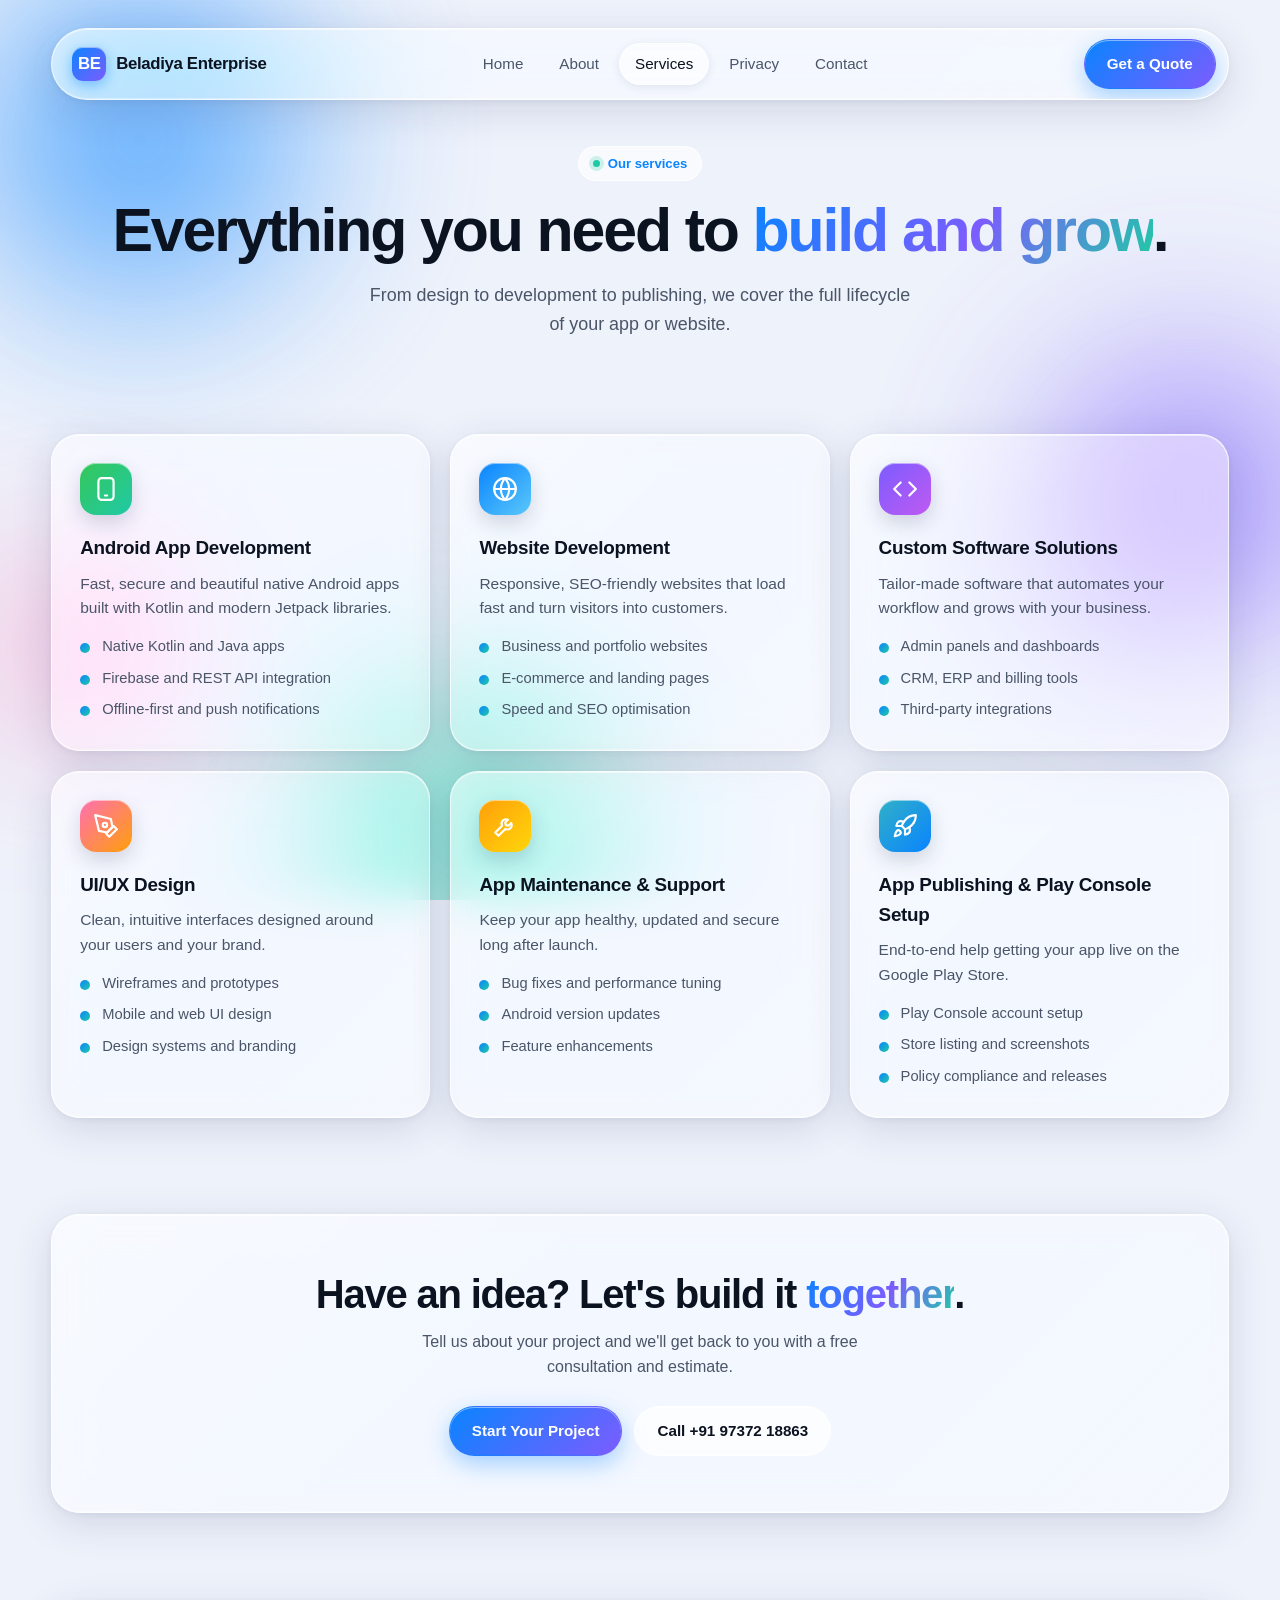
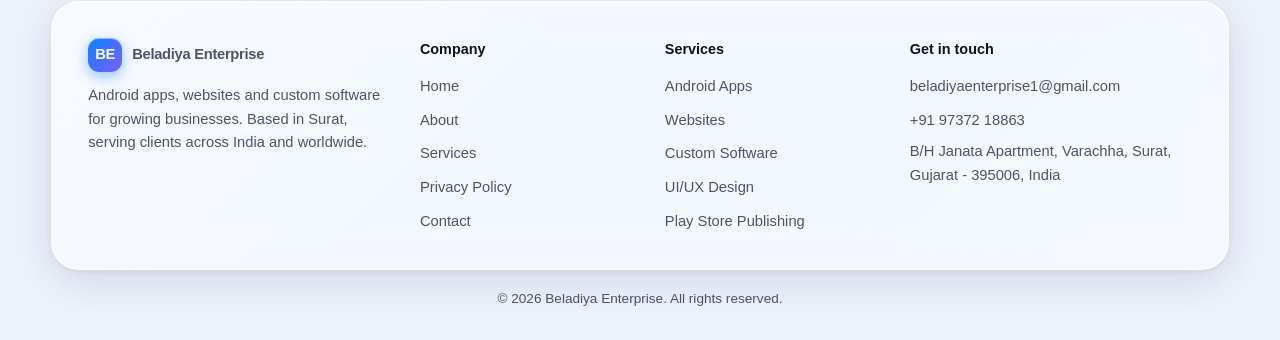
<file: services.html>
<!DOCTYPE html>
<html lang="en">
<head>
<meta charset="UTF-8">
<meta name="viewport" content="width=device-width, initial-scale=1.0">
<title>Services | Beladiya Enterprise</title>
<meta name="description" content="Android app development, website development, custom software, UI/UX design, app maintenance and Play Console setup.">
<meta name="theme-color" content="#0a84ff">
<link rel="icon" href="data:image/svg+xml,%3Csvg xmlns='http://www.w3.org/2000/svg' viewBox='0 0 64 64'%3E%3Cdefs%3E%3ClinearGradient id='g' x1='0' y1='0' x2='1' y2='1'%3E%3Cstop offset='0' stop-color='%230a84ff'/%3E%3Cstop offset='1' stop-color='%237c5cff'/%3E%3C/linearGradient%3E%3C/defs%3E%3Crect width='64' height='64' rx='16' fill='url(%23g)'/%3E%3Ctext x='32' y='43' font-family='Arial' font-weight='700' font-size='30' fill='white' text-anchor='middle'%3EBE%3C/text%3E%3C/svg%3E">
<script>document.documentElement.classList.add("js")</script>
<link rel="stylesheet" href="assets/styles.css">
</head>
<body>
<div class="bg-field" aria-hidden="true"><span class="blob b1"></span><span class="blob b2"></span><span class="blob b3"></span><span class="blob b4"></span></div>
<header class="nav-wrap container">
  <nav class="nav glass" aria-label="Main">
    <a class="brand" href="index.html"><span class="brand-mark">BE</span>Beladiya Enterprise</a>
    <ul class="nav-links">
      <li><a href="index.html">Home</a></li>
      <li><a href="about.html">About</a></li>
      <li><a href="services.html">Services</a></li>
      <li><a href="privacy.html">Privacy</a></li>
      <li><a href="contact.html">Contact</a></li>
    </ul>
    <a class="btn btn-primary nav-cta" href="contact.html">Get a Quote</a>
    <button class="menu-btn" aria-label="Open menu" aria-expanded="false"><svg viewBox="0 0 24 24" fill="none" stroke="currentColor" stroke-width="2" stroke-linecap="round"><path d="M4 7h16M4 12h16M4 17h16"/></svg></button>
  </nav>
</header>
<main>

<section class="page-hero"><div class="container reveal">
  <span class="eyebrow"><span class="dot"></span>Our services</span>
  <h1>Everything you need to <span class="grad">build and grow</span>.</h1>
  <p class="lead">From design to development to publishing, we cover the full lifecycle of your app or website.</p>
</div></section>

<section><div class="container"><div class="grid grid-3">
<article class="card glass reveal" id="android"><div class="icon i1"><svg viewBox="0 0 24 24" fill="none" stroke="currentColor" stroke-width="2" stroke-linecap="round" stroke-linejoin="round"><rect x="5" y="2" width="14" height="20" rx="3"/><path d="M11 18h2"/></svg></div><h3>Android App Development</h3><p>Fast, secure and beautiful native Android apps built with Kotlin and modern Jetpack libraries.</p><ul><li>Native Kotlin and Java apps</li><li>Firebase and REST API integration</li><li>Offline-first and push notifications</li></ul></article>
<article class="card glass reveal" id="web"><div class="icon i2"><svg viewBox="0 0 24 24" fill="none" stroke="currentColor" stroke-width="2" stroke-linecap="round" stroke-linejoin="round"><circle cx="12" cy="12" r="10"/><path d="M2 12h20M12 2a15 15 0 0 1 0 20M12 2a15 15 0 0 0 0 20"/></svg></div><h3>Website Development</h3><p>Responsive, SEO-friendly websites that load fast and turn visitors into customers.</p><ul><li>Business and portfolio websites</li><li>E-commerce and landing pages</li><li>Speed and SEO optimisation</li></ul></article>
<article class="card glass reveal" id="software"><div class="icon i3"><svg viewBox="0 0 24 24" fill="none" stroke="currentColor" stroke-width="2" stroke-linecap="round" stroke-linejoin="round"><path d="M16 18l6-6-6-6M8 6l-6 6 6 6"/></svg></div><h3>Custom Software Solutions</h3><p>Tailor-made software that automates your workflow and grows with your business.</p><ul><li>Admin panels and dashboards</li><li>CRM, ERP and billing tools</li><li>Third-party integrations</li></ul></article>
<article class="card glass reveal" id="design"><div class="icon i4"><svg viewBox="0 0 24 24" fill="none" stroke="currentColor" stroke-width="2" stroke-linecap="round" stroke-linejoin="round"><path d="M12 19l7-7 3 3-7 7-3-3z"/><path d="M18 13l-1.5-7.5L2 2l3.5 14.5L13 18l5-5z"/><circle cx="11" cy="11" r="2"/></svg></div><h3>UI/UX Design</h3><p>Clean, intuitive interfaces designed around your users and your brand.</p><ul><li>Wireframes and prototypes</li><li>Mobile and web UI design</li><li>Design systems and branding</li></ul></article>
<article class="card glass reveal" id="maintenance"><div class="icon i5"><svg viewBox="0 0 24 24" fill="none" stroke="currentColor" stroke-width="2" stroke-linecap="round" stroke-linejoin="round"><path d="M14.7 6.3a4 4 0 0 0-5.4 5.4L3 18l3 3 6.3-6.3a4 4 0 0 0 5.4-5.4l-2.5 2.5-2.4-.6-.6-2.4 2.5-2.5z"/></svg></div><h3>App Maintenance & Support</h3><p>Keep your app healthy, updated and secure long after launch.</p><ul><li>Bug fixes and performance tuning</li><li>Android version updates</li><li>Feature enhancements</li></ul></article>
<article class="card glass reveal" id="publishing"><div class="icon i6"><svg viewBox="0 0 24 24" fill="none" stroke="currentColor" stroke-width="2" stroke-linecap="round" stroke-linejoin="round"><path d="M4.5 16.5c-1.5 1.3-2 5-2 5s3.7-.5 5-2c.7-.8.7-2.1-.1-2.9a2.2 2.2 0 0 0-2.9-.1z"/><path d="M12 15l-3-3a22 22 0 0 1 2-3.9A12.9 12.9 0 0 1 22 2c0 2.7-.8 7.5-6 11a22.4 22.4 0 0 1-4 2z"/><path d="M9 12H4s.6-3 2-4c1.6-1.1 5 0 5 0M12 15v5s3-.6 4-2c1.1-1.6 0-5 0-5"/></svg></div><h3>App Publishing & Play Console Setup</h3><p>End-to-end help getting your app live on the Google Play Store.</p><ul><li>Play Console account setup</li><li>Store listing and screenshots</li><li>Policy compliance and releases</li></ul></article>
</div></div></section>
<section><div class="container"><div class="cta glass reveal">
  <h2>Have an idea? Let's build it <span class="grad">together</span>.</h2>
  <p>Tell us about your project and we'll get back to you with a free consultation and estimate.</p>
  <div class="actions" style="justify-content:center"><a class="btn btn-primary" href="contact.html">Start Your Project</a><a class="btn btn-glass" href="tel:+919737218863">Call +91 97372 18863</a></div>
</div></div></section>
</main>
<footer>
  <div class="container">
    <div class="footer glass reveal">
      <div>
        <a class="brand" href="index.html"><span class="brand-mark">BE</span>Beladiya Enterprise</a>
        <p style="margin-top:12px">Android apps, websites and custom software for growing businesses. Based in Surat, serving clients across India and worldwide.</p>
      </div>
      <div>
        <h4>Company</h4>
        <ul><li><a href="index.html">Home</a></li><li><a href="about.html">About</a></li><li><a href="services.html">Services</a></li><li><a href="privacy.html">Privacy Policy</a></li><li><a href="contact.html">Contact</a></li></ul>
      </div>
      <div>
        <h4>Services</h4>
        <ul><li><a href="services.html#android">Android Apps</a></li><li><a href="services.html#web">Websites</a></li><li><a href="services.html#software">Custom Software</a></li><li><a href="services.html#design">UI/UX Design</a></li><li><a href="services.html#publishing">Play Store Publishing</a></li></ul>
      </div>
      <div>
        <h4>Get in touch</h4>
        <ul>
          <li><a href="mailto:beladiyaenterprise1@gmail.com">beladiyaenterprise1@gmail.com</a></li>
          <li><a href="tel:+919737218863">+91 97372 18863</a></li>
          <li><p>B/H Janata Apartment, Varachha, Surat, Gujarat - 395006, India</p></li>
        </ul>
      </div>
    </div>
    <p class="copy">&copy; <span data-year>2026</span> Beladiya Enterprise. All rights reserved.</p>
  </div>
</footer>
<script src="assets/script.js"></script>
</body>
</html>
</file>
<file: assets/styles.css>
/* Beladiya Enterprise - Liquid Glass (iOS 26 inspired) */
:root{
  --bg:#eef2fb;
  --text:#0b1220;
  --muted:#4a5568;
  --accent:#0a84ff;
  --accent-2:#7c5cff;
  --accent-3:#20c9a6;
  --glass:rgba(255,255,255,.42);
  --glass-strong:rgba(255,255,255,.62);
  --glass-border:rgba(255,255,255,.75);
  --glass-edge:rgba(255,255,255,.35);
  --shadow:0 10px 40px rgba(31,45,90,.14), 0 2px 8px rgba(31,45,90,.06);
  --radius:28px;
  --radius-sm:18px;
  --blur:saturate(180%) blur(22px);
  --maxw:1180px;
}
@media (prefers-color-scheme:dark){
  :root{
    --bg:#060a14;
    --text:#f1f4fb;
    --muted:#a6b0c3;
    --glass:rgba(255,255,255,.08);
    --glass-strong:rgba(255,255,255,.14);
    --glass-border:rgba(255,255,255,.22);
    --glass-edge:rgba(255,255,255,.08);
    --shadow:0 10px 40px rgba(0,0,0,.45), 0 2px 8px rgba(0,0,0,.3);
  }
}
*{box-sizing:border-box;margin:0;padding:0}
html{scroll-behavior:smooth}
body{
  font-family:-apple-system,BlinkMacSystemFont,"SF Pro Display","Inter","Segoe UI",Roboto,Helvetica,Arial,sans-serif;
  color:var(--text);background:var(--bg);line-height:1.6;min-height:100vh;
  -webkit-font-smoothing:antialiased;overflow-x:hidden;
}
a{color:inherit;text-decoration:none}
img,svg{display:block;max-width:100%}

/* Animated colour field behind the glass */
.bg-field{position:fixed;inset:0;z-index:-1;overflow:hidden;pointer-events:none}
.blob{position:absolute;border-radius:50%;filter:blur(70px);opacity:.75;animation:float 22s ease-in-out infinite}
.blob.b1{width:520px;height:520px;background:radial-gradient(circle,#0a84ff,transparent 70%);top:-120px;left:-120px}
.blob.b2{width:460px;height:460px;background:radial-gradient(circle,#7c5cff,transparent 70%);top:30%;right:-140px;animation-delay:-6s}
.blob.b3{width:420px;height:420px;background:radial-gradient(circle,#20c9a6,transparent 70%);bottom:-140px;left:20%;animation-delay:-12s}
.blob.b4{width:300px;height:300px;background:radial-gradient(circle,#ff6fb1,transparent 70%);top:55%;left:-80px;animation-delay:-3s;opacity:.5}
@keyframes float{0%,100%{transform:translate(0,0) scale(1)}33%{transform:translate(60px,40px) scale(1.08)}66%{transform:translate(-40px,60px) scale(.94)}}
@media (prefers-reduced-motion:reduce){.blob{animation:none}.reveal{opacity:1!important;transform:none!important}}

/* Core glass material */
.glass{
  position:relative;background:var(--glass);
  -webkit-backdrop-filter:var(--blur);backdrop-filter:var(--blur);
  border:1px solid var(--glass-border);border-radius:var(--radius);
  box-shadow:var(--shadow), inset 0 1px 0 rgba(255,255,255,.6), inset 0 -1px 0 var(--glass-edge);
  overflow:hidden;
}
.glass::before{ /* specular highlight */
  content:"";position:absolute;inset:0;border-radius:inherit;pointer-events:none;
  background:linear-gradient(135deg,rgba(255,255,255,.55) 0%,rgba(255,255,255,0) 38%,rgba(255,255,255,0) 70%,rgba(255,255,255,.18) 100%);
  opacity:.55;
}
.glass > *{position:relative}

.container{width:min(var(--maxw),92%);margin-inline:auto}

/* Floating pill navigation */
.nav-wrap{position:sticky;top:14px;z-index:50;padding-top:14px}
.nav{display:flex;align-items:center;justify-content:space-between;gap:16px;padding:10px 12px 10px 20px;border-radius:999px}
.brand{display:flex;align-items:center;gap:10px;font-weight:700;letter-spacing:-.02em;font-size:1.05rem}
.brand-mark{width:34px;height:34px;border-radius:11px;display:grid;place-items:center;color:#fff;font-weight:800;
  background:linear-gradient(135deg,var(--accent),var(--accent-2));box-shadow:0 4px 14px rgba(10,132,255,.45), inset 0 1px 0 rgba(255,255,255,.5)}
.nav-links{display:flex;gap:4px;list-style:none}
.nav-links a{display:block;padding:9px 16px;border-radius:999px;font-size:.95rem;font-weight:500;color:var(--muted);transition:all .25s ease}
.nav-links a:hover{color:var(--text);background:var(--glass-strong)}
.nav-links a.active{color:var(--text);background:var(--glass-strong);box-shadow:inset 0 1px 0 rgba(255,255,255,.7),0 2px 10px rgba(31,45,90,.1)}
.nav-cta{display:inline-flex}
.menu-btn{display:none;width:42px;height:42px;border-radius:50%;border:1px solid var(--glass-border);background:var(--glass-strong);cursor:pointer;color:var(--text);place-items:center}
.menu-btn svg{width:20px;height:20px}

/* Buttons */
.btn{display:inline-flex;align-items:center;justify-content:center;gap:8px;padding:12px 22px;border-radius:999px;font-weight:600;font-size:.95rem;border:1px solid transparent;cursor:pointer;transition:transform .2s ease,box-shadow .2s ease,background .2s ease;font-family:inherit}
.btn:active{transform:scale(.97)}
.btn-primary{color:#fff;background:linear-gradient(135deg,var(--accent),var(--accent-2));box-shadow:0 8px 24px rgba(10,132,255,.35), inset 0 1px 0 rgba(255,255,255,.45)}
.btn-primary:hover{transform:translateY(-2px);box-shadow:0 12px 30px rgba(10,132,255,.45), inset 0 1px 0 rgba(255,255,255,.45)}
.btn-glass{color:var(--text);background:var(--glass-strong);border-color:var(--glass-border);-webkit-backdrop-filter:var(--blur);backdrop-filter:var(--blur);box-shadow:inset 0 1px 0 rgba(255,255,255,.7)}
.btn-glass:hover{transform:translateY(-2px)}

/* Sections */
section{padding:48px 0}
.hero{padding:70px 0 40px}
.hero-card{padding:64px 56px;display:grid;grid-template-columns:1.2fr .8fr;gap:40px;align-items:center}
.eyebrow{display:inline-flex;align-items:center;gap:8px;padding:6px 14px;border-radius:999px;font-size:.82rem;font-weight:600;color:var(--accent);background:var(--glass-strong);border:1px solid var(--glass-border);margin-bottom:18px}
.eyebrow .dot{width:7px;height:7px;border-radius:50%;background:var(--accent-3);box-shadow:0 0 0 4px rgba(32,201,166,.2)}
h1{font-size:clamp(2.2rem,5vw,3.8rem);line-height:1.05;letter-spacing:-.035em;font-weight:800}
h2{font-size:clamp(1.7rem,3.4vw,2.5rem);line-height:1.15;letter-spacing:-.03em;font-weight:750}
h3{font-size:1.18rem;letter-spacing:-.015em;font-weight:650}
.grad{background:linear-gradient(120deg,var(--accent),var(--accent-2) 55%,var(--accent-3));-webkit-background-clip:text;background-clip:text;color:transparent}
.lead{font-size:1.12rem;color:var(--muted);margin:18px 0 28px;max-width:56ch}
.actions{display:flex;flex-wrap:wrap;gap:12px}
.section-head{text-align:center;max-width:680px;margin:0 auto 36px}
.section-head p{color:var(--muted);margin-top:10px}

.hero-visual{display:grid;gap:14px}
.mini{padding:18px 20px;border-radius:var(--radius-sm);display:flex;align-items:center;gap:14px}
.mini:nth-child(2){margin-left:28px}
.mini strong{display:block;font-size:.98rem}
.mini span{font-size:.85rem;color:var(--muted)}

.grid{display:grid;gap:20px}
.grid-3{grid-template-columns:repeat(3,1fr)}
.grid-2{grid-template-columns:repeat(2,1fr)}
.grid-4{grid-template-columns:repeat(4,1fr)}

.card{padding:28px;transition:transform .35s cubic-bezier(.2,.8,.2,1),box-shadow .35s ease}
.card:hover{transform:translateY(-6px)}
.card p{color:var(--muted);margin-top:8px;font-size:.97rem}
.card ul{margin-top:14px;list-style:none;display:grid;gap:8px}
.card li{font-size:.92rem;color:var(--muted);padding-left:22px;position:relative}
.card li::before{content:"";position:absolute;left:0;top:.55em;width:10px;height:10px;border-radius:50%;background:linear-gradient(135deg,var(--accent),var(--accent-3))}

.icon{width:52px;height:52px;border-radius:16px;display:grid;place-items:center;margin-bottom:18px;color:#fff;
  box-shadow:0 8px 20px rgba(31,45,90,.18), inset 0 1px 0 rgba(255,255,255,.5)}
.icon svg{width:26px;height:26px}
.i1{background:linear-gradient(135deg,#34c759,#20c9a6)}
.i2{background:linear-gradient(135deg,#0a84ff,#5ac8fa)}
.i3{background:linear-gradient(135deg,#7c5cff,#bf5af2)}
.i4{background:linear-gradient(135deg,#ff6fb1,#ff9f0a)}
.i5{background:linear-gradient(135deg,#ff9f0a,#ffd60a)}
.i6{background:linear-gradient(135deg,#30b0c7,#0a84ff)}

.stats{padding:32px;display:grid;grid-template-columns:repeat(4,1fr);gap:20px;text-align:center}
.stat b{display:block;font-size:2.1rem;letter-spacing:-.03em}
.stat span{color:var(--muted);font-size:.9rem}

.step{padding:26px}
.step .num{font-size:.8rem;font-weight:700;color:var(--accent);letter-spacing:.08em}
.step p{color:var(--muted);margin-top:6px;font-size:.95rem}

.cta{padding:56px;text-align:center}
.cta p{color:var(--muted);margin:12px auto 26px;max-width:52ch}

.page-hero{padding:60px 0 20px;text-align:center}
.page-hero .lead{margin-inline:auto}

.split{display:grid;grid-template-columns:1fr 1fr;gap:24px;align-items:stretch}
.prose{padding:40px}
.prose p{color:var(--muted);margin-top:12px}
.prose h2{margin-bottom:6px}
.prose h3{margin-top:28px}
.prose ul{margin:10px 0 0 20px;color:var(--muted)}
.prose li{margin-top:6px}
.prose a{color:var(--accent);font-weight:500}

/* Contact */
.contact-grid{display:grid;grid-template-columns:.85fr 1.15fr;gap:24px}
.info{padding:32px;display:grid;gap:16px;align-content:start}
.info-item{display:flex;gap:14px;align-items:flex-start;padding:16px;border-radius:var(--radius-sm);background:var(--glass-strong);border:1px solid var(--glass-border)}
.info-item .icon{width:42px;height:42px;border-radius:13px;margin:0;flex-shrink:0}
.info-item .icon svg{width:20px;height:20px}
.info-item small{display:block;color:var(--muted);font-size:.8rem;font-weight:600;text-transform:uppercase;letter-spacing:.06em}
.info-item a,.info-item p{font-size:.97rem;word-break:break-word}
.form{padding:36px;display:grid;gap:16px}
.row{display:grid;grid-template-columns:1fr 1fr;gap:16px}
.field{display:grid;gap:6px}
.field label{font-size:.85rem;font-weight:600;color:var(--muted)}
.field input,.field select,.field textarea{
  width:100%;font:inherit;color:var(--text);padding:13px 16px;border-radius:16px;
  background:var(--glass-strong);border:1px solid var(--glass-border);outline:none;
  box-shadow:inset 0 1px 2px rgba(31,45,90,.08);transition:border-color .2s,box-shadow .2s;
  -webkit-backdrop-filter:blur(10px);backdrop-filter:blur(10px)
}
.field select{appearance:none;-webkit-appearance:none;background-image:url("data:image/svg+xml,%3Csvg xmlns='http://www.w3.org/2000/svg' width='12' height='8'%3E%3Cpath d='M1 1l5 5 5-5' stroke='%23888' stroke-width='2' fill='none'/%3E%3C/svg%3E");background-repeat:no-repeat;background-position:right 16px center}
.field select option{color:#0b1220}
.field textarea{min-height:140px;resize:vertical}
.field input:focus,.field select:focus,.field textarea:focus{border-color:var(--accent);box-shadow:0 0 0 4px rgba(10,132,255,.18)}
.form-status{font-size:.92rem;min-height:1.2em}
.form-status.ok{color:#20a37f}.form-status.err{color:#e5484d}
.map{margin-top:24px;padding:10px;border-radius:var(--radius)}
.map iframe{width:100%;height:340px;border:0;border-radius:20px;display:block}

/* Footer */
footer{padding:40px 0 30px}
.footer{padding:36px;display:grid;grid-template-columns:1.4fr 1fr 1fr 1.3fr;gap:28px}
.footer h4{font-size:.9rem;margin-bottom:12px}
.footer p,.footer a{color:var(--muted);font-size:.92rem}
.footer ul{list-style:none;display:grid;gap:8px}
.footer a:hover{color:var(--accent)}
.copy{text-align:center;color:var(--muted);font-size:.85rem;margin-top:18px}

/* Reveal on scroll */
.js .reveal{opacity:0;transform:translateY(24px) scale(.98);transition:opacity .8s ease,transform .8s cubic-bezier(.2,.8,.2,1)}
.js .reveal.in{opacity:1;transform:none}

/* Responsive */
@media (max-width:980px){
  .hero-card,.split,.contact-grid{grid-template-columns:1fr}
  .hero-card{padding:44px 30px}
  .grid-3{grid-template-columns:repeat(2,1fr)}
  .grid-4,.stats{grid-template-columns:repeat(2,1fr)}
  .footer{grid-template-columns:1fr 1fr}
}
@media (max-width:820px){
  .menu-btn{display:grid}
  .nav-cta{display:none}
  .nav{border-radius:26px;flex-wrap:wrap}
  .nav-links{display:none;width:100%;flex-direction:column;padding:6px 0 4px}
  .nav.open .nav-links{display:flex}
  .nav-links a{padding:12px 16px}
}
@media (max-width:620px){
  .grid-3,.grid-2,.row{grid-template-columns:1fr}
  .footer{grid-template-columns:1fr}
  .cta,.prose,.form,.info{padding:26px}
  .mini:nth-child(2){margin-left:0}
  section{padding:32px 0}
}

/* Form readability fix */
.field input::placeholder,.field textarea::placeholder{color:var(--muted);opacity:.9}
.field input,.field select,.field textarea{color:var(--text);caret-color:var(--accent)}
@media (prefers-color-scheme:dark){
  .glass::before{opacity:.18}
  .field input,.field select,.field textarea{background:rgba(8,12,24,.6);border-color:rgba(255,255,255,.2);color:#f1f4fb}
  .field input::placeholder,.field textarea::placeholder{color:#9aa4b8;opacity:1}
  .field label{color:#c9d1e0}
  .field select option{background:#111827;color:#f1f4fb}
  .field input:-webkit-autofill,.field textarea:-webkit-autofill{-webkit-text-fill-color:#f1f4fb;-webkit-box-shadow:0 0 0 1000px #0d1324 inset;transition:background-color 9999s}
}

/* Mobile polish */
.info-item a,.info-item p,.footer a,.footer p{overflow-wrap:anywhere}
@media (max-width:820px){
  .nav-links{gap:2px}
  .nav.open{border-radius:24px}
  .page-hero{padding:40px 0 10px}
}
@media (max-width:620px){
  .container{width:94%}
  .nav-wrap{top:8px;padding-top:8px}
  .nav{padding:8px 8px 8px 14px}
  .brand{font-size:.98rem}
  .brand-mark{width:30px;height:30px;border-radius:10px;font-size:.85rem}
  .hero{padding:24px 0 12px}
  .hero-card{padding:30px 20px;gap:24px;border-radius:24px}
  .page-hero{padding:32px 0 6px}
  h1{font-size:2.05rem;letter-spacing:-.03em}
  h2{font-size:1.55rem}
  h3{font-size:1.08rem}
  .lead{font-size:1rem;margin:14px 0 22px}
  .eyebrow{font-size:.75rem;margin-bottom:14px}
  .actions .btn{flex:1 1 100%}
  .section-head{margin-bottom:24px}
  .grid{gap:14px}
  .grid-4,.stats{grid-template-columns:1fr}
  .card,.step{padding:22px;border-radius:22px}
  .prose{padding:24px 18px;border-radius:22px}
  .prose p,.prose li{font-size:.95rem}
  .prose ul{margin-left:16px}
  .prose h3{margin-top:22px}
  .form,.info{padding:22px 18px;border-radius:22px}
  .field input,.field select,.field textarea{font-size:16px}
  .map iframe{height:260px}
  .footer{padding:26px 20px;gap:20px;border-radius:22px}
  .cta{padding:32px 20px;border-radius:22px}
  .blob{filter:blur(50px);opacity:.5}
  .blob.b1,.blob.b2,.blob.b3{width:300px;height:300px}
  .blob.b4{width:200px;height:200px}
}
</file>
